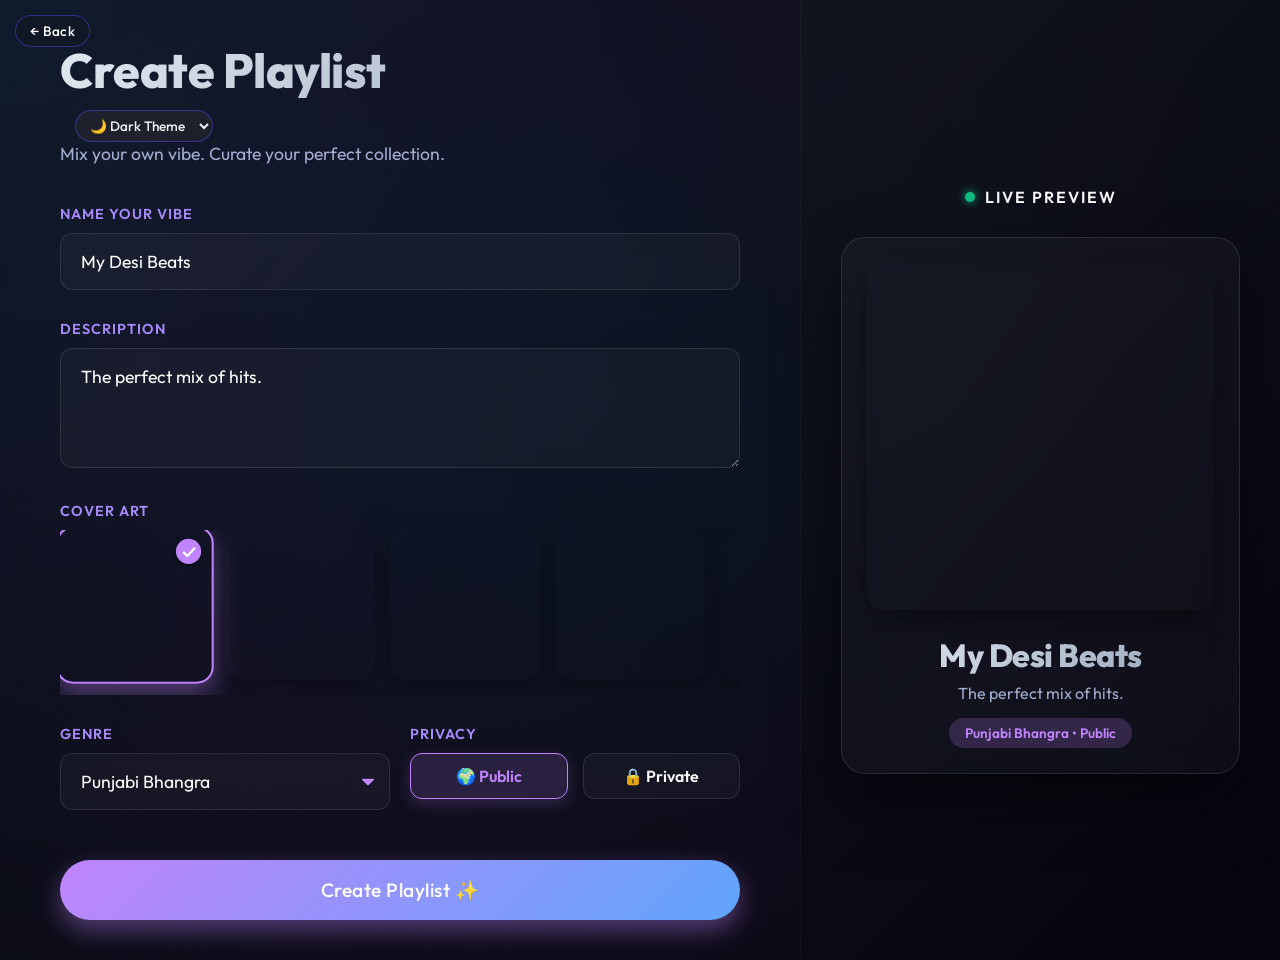
<file: createPlaylist.html>
<!DOCTYPE html>
<html lang="en">
<head>
    <meta charset="UTF-8">
    <meta name="viewport" content="width=device-width, initial-scale=1.0, user-scalable=yes">
    <title>Create Custom Playlist - Vibio</title>
    <link href="https://fonts.googleapis.com/css2?family=Outfit:wght@300;400;500;600;700;800&display=swap" rel="stylesheet">
    <style>
        * {
            margin: 0;
            padding: 0;
            box-sizing: border-box;
            font-family: 'Outfit', sans-serif;
        }

        body {
            background-color: #050510;
            color: #edeef2;
            min-height: 100vh;
            display: flex;
            flex-direction: column;
            overflow-x: hidden;
        }

        .split-layout {
            display: flex;
            flex: 1;
            width: 100%;
            max-width: 1600px;
            margin: 0 auto;
        }

        /* LEFT SIDE: Form */
        .form-side {
            flex: 1;
            padding: 40px 60px;
            max-width: 800px;
        }

        .header-title {
            font-size: 3rem;
            font-weight: 800;
            margin-bottom: 10px;
            background: linear-gradient(135deg, #c084fc, #60a5fa);
            -webkit-background-clip: text;
            background-clip: text;
            color: transparent;
        }
        
        .header-subtitle {
            color: var(--text-muted, #a2adcf);
            font-size: 1.1rem;
            margin-bottom: 40px;
        }

        .form-group {
            margin-bottom: 30px;
            position: relative;
        }

        .form-label {
            display: block;
            font-size: 0.9rem;
            font-weight: 600;
            margin-bottom: 10px;
            color: #a78bfa;
            text-transform: uppercase;
            letter-spacing: 1px;
        }

        .modern-input {
            width: 100%;
            background: var(--input-bg, rgba(255,255,255,0.03));
            border: 1px solid var(--border-color, rgba(255,255,255,0.1));
            color: var(--text-main, #fff);
            padding: 16px 20px;
            border-radius: 12px;
            font-size: 1.1rem;
            transition: all 0.3s ease;
            outline: none;
        }

        .modern-input:focus {
            border-color: #c084fc;
            box-shadow: 0 0 0 4px rgba(192, 132, 252, 0.1);
            background: rgba(255,255,255,0.05);
        }

        textarea.modern-input {
            min-height: 120px;
            resize: vertical;
        }

        /* Horizontal Scrolling Cover Selector */
        .cover-selector-scroll {
            display: flex;
            gap: 15px;
            overflow-x: auto;
            padding-bottom: 15px;
            scroll-snap-type: x mandatory;
        }

        .cover-selector-scroll::-webkit-scrollbar {
            height: 8px;
        }
        .cover-selector-scroll::-webkit-scrollbar-thumb {
            background: rgba(192, 132, 252, 0.5);
            border-radius: 10px;
        }

        .cover-option {
            width: 150px;
            height: 150px;
            flex-shrink: 0;
            border-radius: 16px;
            background-size: cover;
            background-position: center;
            cursor: pointer;
            scroll-snap-align: start;
            border: 2px solid transparent;
            transition: all 0.3s ease;
            box-shadow: 0 5px 15px rgba(0,0,0,0.3);
            position: relative;
        }

        .cover-option.selected {
            border-color: #c084fc;
            transform: scale(1.05);
            box-shadow: 0 10px 25px rgba(192, 132, 252, 0.4);
        }

        .cover-option.selected::after {
            content: '✓';
            position: absolute;
            top: 10px; right: 10px;
            background: #c084fc;
            color: #fff;
            width: 24px; height: 24px;
            border-radius: 50%;
            display: flex; align-items: center; justify-content: center;
            font-weight: bold;
            box-shadow: 0 2px 5px rgba(0,0,0,0.5);
        }

        /* Modern Select & Privacy Toggle */
        .modern-select {
            appearance: none;
            cursor: pointer;
            background-image: url("data:image/svg+xml;charset=US-ASCII,%3Csvg%20xmlns%3D%22http%3A%2F%2Fwww.w3.org%2F2000%2Fsvg%22%20width%3D%22292.4%22%20height%3D%22292.4%22%3E%3Cpath%20fill%3D%22%23c084fc%22%20d%3D%22M287%2069.4a17.6%2017.6%200%200%200-13-5.4H18.4c-5%200-9.3%201.8-12.9%205.4A17.6%2017.6%200%200%200%200%2082.2c0%205%201.8%209.3%205.4%2012.9l128%20127.9c3.6%203.6%207.8%205.4%2012.8%205.4s9.2-1.8%2012.8-5.4L287%2095c3.5-3.5%205.4-7.8%205.4-12.8%200-5-1.9-9.2-5.5-12.8z%22%2F%3E%3C%2Fsvg%3E");
            background-repeat: no-repeat;
            background-position: right 15px top 50%;
            background-size: 12px auto;
        }

        .privacy-toggles {
            display: flex;
            gap: 15px;
        }

        .privacy-btn {
            flex: 1;
            padding: 12px;
            background: var(--input-bg, rgba(255,255,255,0.03));
            border: 1px solid var(--border-color, rgba(255,255,255,0.1));
            border-radius: 12px;
            color: var(--text-muted);
            text-align: center;
            cursor: pointer;
            transition: all 0.3s;
            font-weight: 600;
        }

        .privacy-btn.active {
            background: rgba(192, 132, 252, 0.15);
            border-color: #c084fc;
            color: #c084fc;
            box-shadow: 0 5px 15px rgba(192, 132, 252, 0.2);
        }

        /* Action Buttons */
        .btn-create {
            width: 100%;
            background: var(--accent-gradient, linear-gradient(135deg, #c084fc, #60a5fa));
            color: #fff;
            border: none;
            padding: 18px;
            border-radius: 12px;
            font-size: 1.2rem;
            font-weight: 700;
            cursor: pointer;
            box-shadow: 0 10px 25px rgba(192, 132, 252, 0.4);
            transition: all 0.3s ease;
            margin-top: 20px;
        }

        .btn-create:hover {
            transform: translateY(-3px);
            box-shadow: 0 15px 35px rgba(192, 132, 252, 0.6);
        }

        /* RIGHT SIDE: Live Preview */
        .preview-side {
            flex: 1;
            background: linear-gradient(135deg, rgba(18,22,32,0.8), rgba(5,5,16,0.9));
            border-left: 1px solid rgba(255,255,255,0.05);
            padding: 40px;
            display: flex;
            align-items: center;
            justify-content: center;
            position: relative;
        }

        .preview-sticky {
            position: sticky;
            top: 100px;
            width: 100%;
            max-width: 450px;
        }

        .preview-label {
            text-align: center;
            color: var(--text-muted);
            font-weight: 600;
            letter-spacing: 2px;
            text-transform: uppercase;
            margin-bottom: 30px;
            display: flex;
            align-items: center;
            justify-content: center;
            gap: 10px;
        }

        .preview-label span {
            display: inline-block;
            width: 10px; height: 10px;
            background: #10b981;
            border-radius: 50%;
            box-shadow: 0 0 10px #10b981;
            animation: pulse 2s infinite;
        }

        @keyframes pulse {
            0% { box-shadow: 0 0 0 0 rgba(16, 185, 129, 0.7); }
            70% { box-shadow: 0 0 0 10px rgba(16, 185, 129, 0); }
            100% { box-shadow: 0 0 0 0 rgba(16, 185, 129, 0); }
        }

        /* The Live Preview Card */
        .preview-card {
            background: rgba(255,255,255,0.03);
            backdrop-filter: blur(20px);
            border: 1px solid rgba(255,255,255,0.1);
            border-radius: 24px;
            padding: 25px;
            box-shadow: 0 30px 60px rgba(0,0,0,0.5);
            text-align: center;
            transition: all 0.3s ease;
        }

        .preview-cover-img {
            width: 100%;
            aspect-ratio: 1/1;
            border-radius: 16px;
            background-image: url('https://images.pexels.com/photos/1124600/pexels-photo-1124600.jpeg?auto=compress&cs=tinysrgb&w=400&h=400&fit=crop');
            background-size: cover;
            background-position: center;
            margin-bottom: 25px;
            box-shadow: 0 15px 30px rgba(0,0,0,0.4);
            transition: background-image 0.4s ease;
        }

        .preview-name {
            font-size: 2rem;
            font-weight: 800;
            color: #fff;
            margin-bottom: 8px;
            word-wrap: break-word;
        }

        .preview-desc {
            font-size: 1rem;
            color: #a2adcf;
            margin-bottom: 15px;
            word-wrap: break-word;
            display: -webkit-box;
            -webkit-line-clamp: 2;
            -webkit-box-orient: vertical;
            overflow: hidden;
        }

        .preview-meta {
            display: inline-block;
            background: rgba(192, 132, 252, 0.2);
            color: #c084fc;
            padding: 6px 16px;
            border-radius: 20px;
            font-size: 0.85rem;
            font-weight: 600;
        }

        @media (max-width: 1000px) {
            .split-layout { flex-direction: column; }
            .preview-side { border-left: none; border-top: 1px solid rgba(255,255,255,0.05); }
            .preview-sticky { position: static; }
        }
        @media (max-width: 600px) {
            .form-side {
                padding: 20px;
            }
            .preview-side {
                padding: 20px;
            }
            .header-title {
                font-size: 2rem;
            }
            .privacy-toggles {
                flex-direction: column;
            }
        }
    </style>
    <link rel="stylesheet" href="theme.css">
</head>
<body>

    <div class="split-layout">
        <!-- Left Side: Form -->
        <div class="form-side">
            <h1 class="header-title">Create Playlist</h1>
            <p class="header-subtitle">Mix your own vibe. Curate your perfect collection.</p>

            <form id="create-playlist-form">
                <div class="form-group">
                    <label class="form-label">Name your vibe</label>
                    <input type="text" id="p-name" class="modern-input" placeholder="e.g., Midnight Drive, Punjabi Power..." value="My Desi Beats" required>
                </div>

                <div class="form-group">
                    <label class="form-label">Description</label>
                    <textarea id="p-desc" class="modern-input" placeholder="What's the vibe?">The perfect mix of hits.</textarea>
                </div>

                <div class="form-group">
                    <label class="form-label">Cover Art</label>
                    <div class="cover-selector-scroll">
                        <div class="cover-option selected" data-url="https://images.pexels.com/photos/1124600/pexels-photo-1124600.jpeg?auto=compress&cs=tinysrgb&w=400&h=400&fit=crop" style="background-image: url('https://images.pexels.com/photos/1124600/pexels-photo-1124600.jpeg?auto=compress&cs=tinysrgb&w=200&h=200&fit=crop');"></div>
                        
                        <div class="cover-option" data-url="https://images.pexels.com/photos/1389429/pexels-photo-1389429.jpeg?auto=compress&cs=tinysrgb&w=400&h=400&fit=crop" style="background-image: url('https://images.pexels.com/photos/1389429/pexels-photo-1389429.jpeg?auto=compress&cs=tinysrgb&w=200&h=200&fit=crop');"></div>
                        
                        <div class="cover-option" data-url="https://images.pexels.com/photos/1457075/pexels-photo-1457075.jpeg?auto=compress&cs=tinysrgb&w=400&h=400&fit=crop" style="background-image: url('https://images.pexels.com/photos/1457075/pexels-photo-1457075.jpeg?auto=compress&cs=tinysrgb&w=200&h=200&fit=crop');"></div>
                        
                        <div class="cover-option" data-url="https://marketplace.canva.com/EAGYFQxnznA/2/0/1600w/canva-pink-and-beige-gradient-retro-record-nostalgic-playlist-cover-SSPNk3f3w4k.jpg" style="background-image: url('https://marketplace.canva.com/EAGYFQxnznA/2/0/1600w/canva-pink-and-beige-gradient-retro-record-nostalgic-playlist-cover-SSPNk3f3w4k.jpg');"></div>
                        
                        <div class="cover-option" data-url="https://images.pexels.com/photos/1337753/pexels-photo-1337753.jpeg?auto=compress&cs=tinysrgb&w=400&h=400&fit=crop" style="background-image: url('https://images.pexels.com/photos/1337753/pexels-photo-1337753.jpeg?auto=compress&cs=tinysrgb&w=200&h=200&fit=crop');"></div>
                    </div>
                </div>

                <div style="display: flex; gap: 20px; margin-bottom: 30px;">
                    <div class="form-group" style="flex: 1; margin-bottom: 0;">
                        <label class="form-label">Genre</label>
                        <select id="p-genre" class="modern-input modern-select">
                            <option>Punjabi Bhangra</option>
                            <option>Haryanvi Folk</option>
                            <option>Desi Hip Hop</option>
                            <option>Bollywood</option>
                            <option>Mixed</option>
                        </select>
                    </div>
                    
                    <div class="form-group" style="flex: 1; margin-bottom: 0;">
                        <label class="form-label">Privacy</label>
                        <div class="privacy-toggles">
                            <div class="privacy-btn active" data-val="Public">🌍 Public</div>
                            <div class="privacy-btn" data-val="Private">🔒 Private</div>
                        </div>
                    </div>
                </div>

                <button type="submit" class="btn-create">Create Playlist ✨</button>
            </form>
        </div>

        <!-- Right Side: Live Preview -->
        <div class="preview-side">
            <div class="preview-sticky">
                <div class="preview-label">
                    <span></span> LIVE PREVIEW
                </div>
                
                <div class="preview-card">
                    <div class="preview-cover-img" id="prev-img"></div>
                    <h2 class="preview-name" id="prev-name">My Desi Beats</h2>
                    <p class="preview-desc" id="prev-desc">The perfect mix of hits.</p>
                    <div class="preview-meta" id="prev-meta">Punjabi Bhangra • Public</div>
                </div>
            </div>
        </div>
    </div>

    <!-- Scripts -->
    <script src="theme.js"></script>
    <script src="playlist_manager.js"></script>
    <script>
        document.addEventListener('DOMContentLoaded', () => {
            // Live Preview Elements
            const pName = document.getElementById('p-name');
            const pDesc = document.getElementById('p-desc');
            const pGenre = document.getElementById('p-genre');
            
            const prevName = document.getElementById('prev-name');
            const prevDesc = document.getElementById('prev-desc');
            const prevMeta = document.getElementById('prev-meta');
            const prevImg = document.getElementById('prev-img');

            let currentPrivacy = 'Public';
            let currentCover = document.querySelector('.cover-option.selected').getAttribute('data-url');

            // Update Preview Function
            const updatePreview = () => {
                prevName.textContent = pName.value || 'Untitled Playlist';
                prevDesc.textContent = pDesc.value || 'No description';
                prevMeta.textContent = `${pGenre.value} • ${currentPrivacy}`;
                prevImg.style.backgroundImage = `url('${currentCover}')`;
            };

            // Event Listeners for Live Preview
            pName.addEventListener('input', updatePreview);
            pDesc.addEventListener('input', updatePreview);
            pGenre.addEventListener('change', updatePreview);

            // Cover Selector Logic
            const coverOptions = document.querySelectorAll('.cover-option');
            coverOptions.forEach(opt => {
                opt.addEventListener('click', () => {
                    coverOptions.forEach(o => o.classList.remove('selected'));
                    opt.classList.add('selected');
                    currentCover = opt.getAttribute('data-url');
                    updatePreview();
                });
            });

            // Privacy Toggle Logic
            const privacyBtns = document.querySelectorAll('.privacy-btn');
            privacyBtns.forEach(btn => {
                btn.addEventListener('click', () => {
                    privacyBtns.forEach(b => b.classList.remove('active'));
                    btn.classList.add('active');
                    currentPrivacy = btn.getAttribute('data-val');
                    updatePreview();
                });
            });

            // Form Submit Logic
            document.getElementById('create-playlist-form').addEventListener('submit', (e) => {
                e.preventDefault();
                if(window.PlaylistManager) {
                    PlaylistManager.createPlaylist(pName.value, pDesc.value, currentCover, currentPrivacy, pGenre.value);
                    window.location.href = 'Playlist.html';
                }
            });
            
            // Initial call to set up preview
            updatePreview();
        });
    </script>
</body>
</html>
</file>
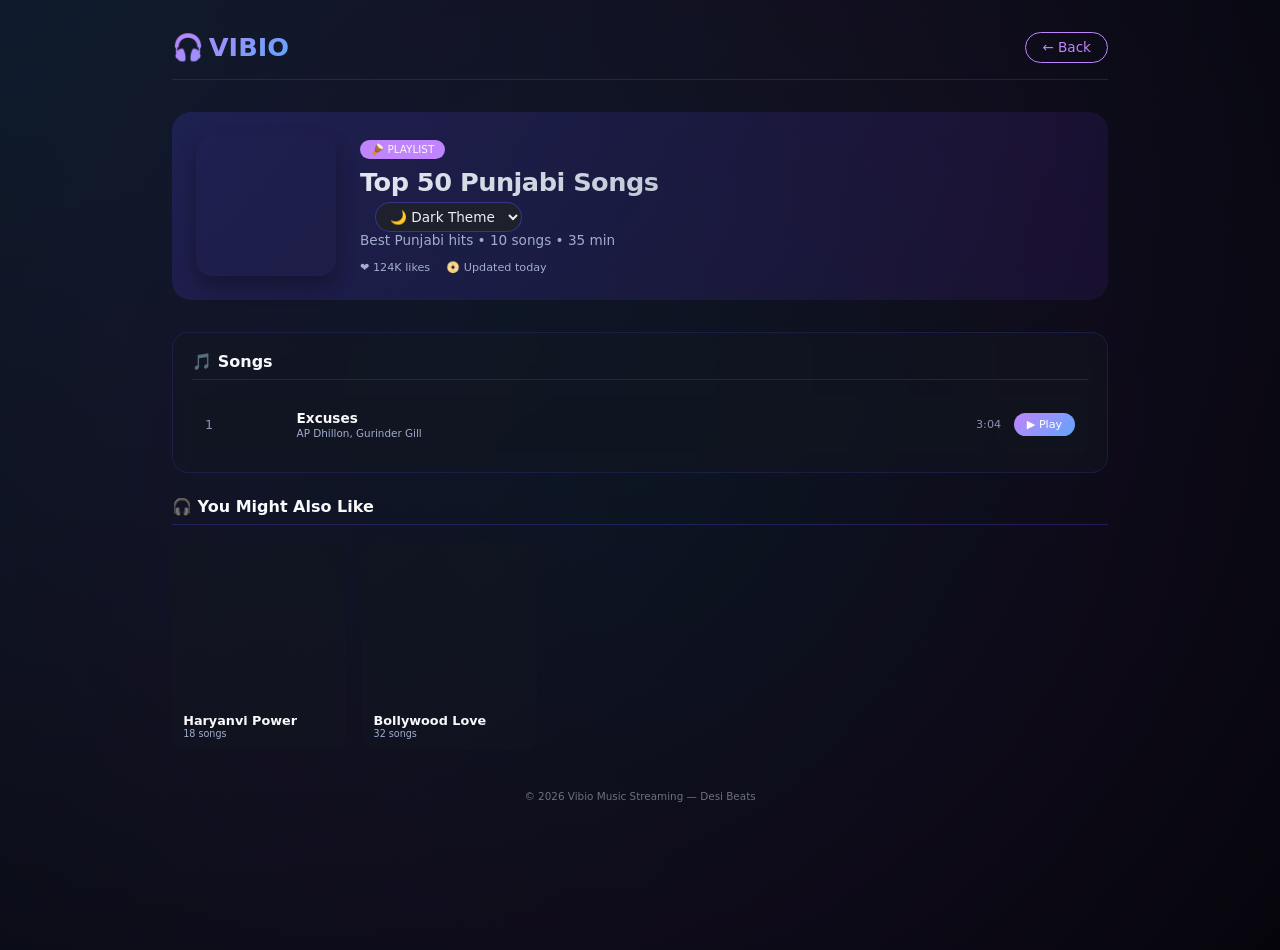
<file: InsidePlaylist.html>
<!DOCTYPE html>
<html lang="en">
<head>
    <meta charset="UTF-8">
    <meta name="viewport" content="width=device-width, initial-scale=1.0, user-scalable=yes">
    <title>Vibio - Punjabi Bhangra Mix</title>
    
    <!-- Favicon -->
    <link rel="icon" type="image/svg+xml" href="data:image/svg+xml,%3Csvg xmlns='http://www.w3.org/2000/svg' viewBox='0 0 100 100'%3E%3Crect width='100' height='100' fill='%230a0c12'/%3E%3Cpath d='M40 70 L40 30 L70 25 L70 55' stroke='%23c084fc' stroke-width='6' fill='none' stroke-linecap='round'/%3E%3Ccircle cx='35' cy='72' r='8' fill='%2360a5fa'/%3E%3Ccircle cx='65' cy='58' r='8' fill='%23f59e0b'/%3E%3C/svg%3E">
    
    <style>
        * {
            margin: 0;
            padding: 0;
            box-sizing: border-box;
        }

        body {
            background: radial-gradient(circle at 20% 30%, #0a0c12, #030507);
            font-family: 'Inter', system-ui, -apple-system, 'Segoe UI', Roboto, Helvetica, sans-serif;
            color: #edeef2;
            min-height: 100vh;
            padding-bottom: 100px;
        }

        .container {
            max-width: 1000px;
            margin: 0 auto;
            padding: 2rem;
        }

        /* Header */
        .header {
            display: flex;
            justify-content: space-between;
            align-items: center;
            flex-wrap: wrap;
            gap: 1rem;
            margin-bottom: 2rem;
            padding-bottom: 1rem;
            border-bottom: 1px solid rgba(79, 70, 229, 0.3);
        }

        .logo {
            font-size: 1.6rem;
            font-weight: 800;
            background: linear-gradient(135deg, #c084fc, #60a5fa);
            -webkit-background-clip: text;
            background-clip: text;
            color: transparent;
            display: flex;
            align-items: center;
            gap: 0.3rem;
            text-decoration: none;
        }

        .back-btn {
            background: transparent;
            border: 1px solid #c084fc;
            padding: 0.4rem 1rem;
            border-radius: 40px;
            color: #c084fc;
            font-size: 0.85rem;
            cursor: pointer;
            transition: all 0.3s ease;
            text-decoration: none;
            display: inline-block;
        }

        .back-btn:hover {
            background: #c084fc;
            color: white;
        }

        /* Playlist Hero */
        .hero {
            background: linear-gradient(135deg, rgba(79,70,229,0.2), rgba(124,58,237,0.1));
            border-radius: 1.2rem;
            padding: 1.5rem;
            margin-bottom: 2rem;
            display: flex;
            gap: 1.5rem;
            flex-wrap: wrap;
            align-items: center;
        }

        .cover {
            width: 140px;
            height: 140px;
            border-radius: 1rem;
            background-size: cover;
            background-position: center;
            box-shadow: 0 10px 20px rgba(0,0,0,0.3);
        }

        .info {
            flex: 1;
        }

        .badge {
            background: #c084fc;
            padding: 0.2rem 0.7rem;
            border-radius: 20px;
            font-size: 0.65rem;
            display: inline-block;
            margin-bottom: 0.5rem;
        }

        .info h1 {
            font-size: 1.6rem;
            margin-bottom: 0.3rem;
        }

        .info p {
            color: #a2adcf;
            font-size: 0.85rem;
            margin-bottom: 0.8rem;
        }

        .stats {
            display: flex;
            gap: 1rem;
            font-size: 0.7rem;
            color: #a2adcf;
        }

        /* Songs Section */
        .songs-section {
            background: rgba(18, 22, 32, 0.5);
            backdrop-filter: blur(4px);
            border-radius: 1rem;
            padding: 1.2rem;
            border: 1px solid rgba(79, 70, 229, 0.2);
        }

        .section-title {
            font-size: 1rem;
            font-weight: 600;
            margin-bottom: 1rem;
            padding-bottom: 0.5rem;
            border-bottom: 1px solid rgba(79, 70, 229, 0.3);
        }

        /* Song List */
        .song-list {
            display: flex;
            flex-direction: column;
            gap: 0.3rem;
        }

        .song-item {
            display: flex;
            align-items: center;
            gap: 0.8rem;
            padding: 0.6rem 0.8rem;
            background: rgba(18, 22, 32, 0.4);
            border-radius: 0.6rem;
            transition: all 0.2s ease;
        }

        .song-item:hover {
            background: rgba(79, 70, 229, 0.2);
        }

        .song-number {
            width: 28px;
            color: #8b92b0;
            font-size: 0.8rem;
            font-weight: 500;
        }

        .song-cover, .song-thumb {
            width: 38px;
            height: 38px;
            border-radius: 0.4rem;
            background-size: cover;
            background-position: center;
        }

        .song-details, .song-info-text {
            flex: 1;
        }

        .song-details h4, .song-title-text {
            font-size: 0.85rem;
            font-weight: 600;
            margin-bottom: 0.1rem;
        }

        .song-details p, .song-artist-text {
            font-size: 0.65rem;
            color: #a2adcf;
        }

        .song-duration {
            font-size: 0.7rem;
            color: #8b92b0;
            min-width: 45px;
            text-align: right;
        }

        /* Play Button - Simple Link to Audio Player */
        .play-link {
            background: linear-gradient(135deg, #c084fc, #60a5fa);
            color: white;
            text-decoration: none;
            padding: 0.3rem 0.8rem;
            border-radius: 30px;
            font-size: 0.7rem;
            font-weight: 500;
            transition: all 0.2s ease;
            display: inline-flex;
            align-items: center;
            gap: 0.3rem;
        }

        .play-link:hover {
            transform: scale(1.05);
            box-shadow: 0 0 10px rgba(192, 132, 252, 0.5);
        }

        /* Now Playing Bar - Spotify Style */
        .now-playing {
            position: fixed;
            bottom: 0;
            left: 0;
            right: 0;
            background: rgba(10, 12, 18, 0.98);
            backdrop-filter: blur(12px);
            border-top: 1px solid #c084fc;
            padding: 0.6rem 2rem;
            z-index: 100;
        }

        .player-container {
            max-width: 1000px;
            margin: 0 auto;
            display: flex;
            align-items: center;
            justify-content: space-between;
            gap: 1rem;
            flex-wrap: wrap;
        }

        .track-info {
            display: flex;
            align-items: center;
            gap: 0.8rem;
            min-width: 180px;
        }

        .track-art {
            width: 40px;
            height: 40px;
            border-radius: 0.4rem;
            background-size: cover;
            background-position: center;
        }

        .track-details h4 {
            font-size: 0.8rem;
            font-weight: 600;
        }

        .track-details p {
            font-size: 0.6rem;
            color: #a2adcf;
        }

        .audio-player {
            flex: 1;
            max-width: 400px;
        }

        .audio-player audio {
            width: 100%;
            height: 36px;
        }

        audio::-webkit-media-controls-panel {
            background-color: #1e1f2e;
        }
        
        audio::-webkit-media-controls-play-button {
            background-color: #c084fc;
            border-radius: 50%;
        }
        
        audio::-webkit-media-controls-current-time-display,
        audio::-webkit-media-controls-time-remaining-display {
            color: white;
            font-size: 0.7rem;
        }

        .song-actions {
            display: flex;
            align-items: center;
            gap: 10px;
        }

        @media (max-width: 768px) {
            .container { padding: 1rem; }
            .hero { flex-direction: column; text-align: center; }
            .stats { justify-content: center; }
            .now-playing { padding: 0.6rem 1rem; }
            .player-container { flex-direction: column; gap: 0.5rem; }
            .track-info { width: 100%; justify-content: center; }
            .audio-player { width: 100%; max-width: 100%; }
        }
        @media (max-width: 600px) {
            .song-item {
                flex-wrap: wrap;
            }
            .song-actions {
                width: 100%;
                justify-content: flex-end;
            }
            .header {
                flex-direction: column;
            }
        }
    </style>
    <link rel="stylesheet" href="theme.css">
</head>
<body>
    <div class="container">
        <!-- Header -->
        <div class="header">
            <a href="index.html" class="logo">
                <span>🎧</span> VIBIO
            </a>
            <a href="Playlist.html" class="back-btn">← Back</a>
        </div>

        <!-- Playlist Hero -->
        <div class="hero">
            <div class="cover" style="background-image: url('https://i1.sndcdn.com/artworks-Opev8u0PedWuKJ3N-OMCSEA-t500x500.jpg');"></div>
            <div class="info">
                <span class="badge">🪘 PLAYLIST</span>
                <h1>Top 50 Punjabi Songs</h1>
                <p class="playlist-description">Best Punjabi hits • 10 songs • 35 min</p>
                <div class="stats playlist-meta">
                    <span>❤️ 124K likes</span>
                    <span>📀 Updated today</span>
                </div>
            </div>
        </div>

        <!-- Songs Section -->
        <div class="songs-section">
            <div class="section-title">🎵 Songs</div>
            <div class="song-list">
                <!-- Songs will be injected here if a custom playlist is viewed -->
                <div class="song-item">
                    <div class="song-number">1</div>
                    <div class="song-cover" style="background-image: url('https://i.ytimg.com/vi/x18b0D8sTwo/maxresdefault.jpg');"></div>
                    <div class="song-details">
                        <h4>Excuses</h4>
                        <p>AP Dhillon, Gurinder Gill</p>
                    </div>
                    <div class="song-duration">3:04</div>
                    <a href="#" class="play-link">▶ Play</a>
                </div>
                <!-- ... more hardcoded songs for default view ... -->
            </div>
        </div>

        <!-- Recommended Playlists -->
        <div class="section-title" style="margin-top: 1.5rem;">🎧 You Might Also Like</div>
        <div style="display: grid; grid-template-columns: repeat(auto-fill, minmax(160px, 1fr)); gap: 1rem;">
            <div style="background: rgba(18, 22, 32, 0.5); border-radius: 0.8rem; padding: 0.7rem; transition: all 0.2s ease;">
                <div style="width: 100%; aspect-ratio: 1; border-radius: 0.6rem; background-image: url('https://images.pexels.com/photos/1389429/pexels-photo-1389429.jpeg?auto=compress&cs=tinysrgb&w=150&h=150&fit=crop'); background-size: cover; margin-bottom: 0.5rem;"></div>
                <h4 style="font-size: 0.8rem;">Haryanvi Power</h4>
                <p style="font-size: 0.6rem; color: #a2adcf;">18 songs</p>
            </div>
            <div style="background: rgba(18, 22, 32, 0.5); border-radius: 0.8rem; padding: 0.7rem; transition: all 0.2s ease;">
                <div style="width: 100%; aspect-ratio: 1; border-radius: 0.6rem; background-image: url('https://images.pexels.com/photos/207648/pexels-photo-207648.jpeg?auto=compress&cs=tinysrgb&w=150&h=150&fit=crop'); background-size: cover; margin-bottom: 0.5rem;"></div>
                <h4 style="font-size: 0.8rem;">Bollywood Love</h4>
                <p style="font-size: 0.6rem; color: #a2adcf;">32 songs</p>
            </div>
        </div>

        <!-- Footer -->
        <div style="margin-top: 1.5rem; text-align: center; font-size: 0.65rem; color: #6b7280; padding: 1rem 0;">
            <p>© 2026 Vibio Music Streaming — Desi Beats</p>
        </div>
    </div>


    <script src="theme.js"></script>
    <script src="playlist_manager.js"></script>
    <script>
        document.addEventListener('DOMContentLoaded', () => {
            const urlParams = new URLSearchParams(window.location.search);
            const playlistId = urlParams.get('id');
            
            if(playlistId && window.PlaylistManager) {
                const playlist = PlaylistManager.getPlaylistById(playlistId);
                
                if(playlist) {
                    // Update Header
                    const headerImg = document.querySelector('.cover');
                    if(headerImg) headerImg.style.backgroundImage = `url('${playlist.coverUrl}')`;
                    
                    const title = document.querySelector('.info h1');
                    if(title) title.textContent = playlist.name;
                    
                    const desc = document.querySelector('.playlist-description');
                    if(desc) desc.textContent = playlist.description || 'Custom playlist';
                    
                    const meta = document.querySelector('.playlist-meta');
                    if(meta) meta.innerHTML = `<span>By You</span> • <span>${playlist.songs.length} songs</span> • <span>${playlist.genre}</span>`;
                    
                    // Render Songs
                    const songList = document.querySelector('.song-list');
                    if(songList) {
                        songList.innerHTML = ''; // Clear default songs
                        
                        if(playlist.songs.length === 0) {
                            songList.innerHTML = '<div style="padding: 3rem; text-align: center; color: #a2adcf;">No songs yet. Search for hits and add them! 🎵</div>';
                        } else {
                            playlist.songs.forEach((song, index) => {
                                const songHtml = `
                                    <div class="song-item">
                                        <div class="song-number">${index + 1}</div>
                                        <div class="song-thumb" style="background-image: url('${song.artworkUrl100}');"></div>
                                        <div class="song-details">
                                            <div class="song-title-text">${song.trackName}</div>
                                            <div class="song-artist-text">${song.artistName}</div>
                                        </div>
                                        <div class="song-actions">
                                            <audio controls preload="none" style="height: 30px; width: 140px;">
                                                <source src="${song.previewUrl}" type="audio/mpeg">
                                            </audio>
                                            <button class="remove-song-btn" data-url="${song.previewUrl}" style="background:transparent; border:none; color:#ef4444; font-size:1.1rem; cursor:pointer;" title="Remove song">✖</button>
                                        </div>
                                    </div>
                                `;
                                songList.insertAdjacentHTML('beforeend', songHtml);
                            });
                            
                            // Handle Remove Song
                            document.querySelectorAll('.remove-song-btn').forEach(btn => {
                                btn.addEventListener('click', (e) => {
                                    e.stopPropagation();
                                    const url = e.currentTarget.getAttribute('data-url');
                                    if(confirm('Remove this song from playlist?')) {
                                        PlaylistManager.removeSong(playlistId, url);
                                        window.location.reload(); 
                                    }
                                });
                            });
                        }
                    }
                }
            }
        });
    </script>
</body>
</html>
</file>
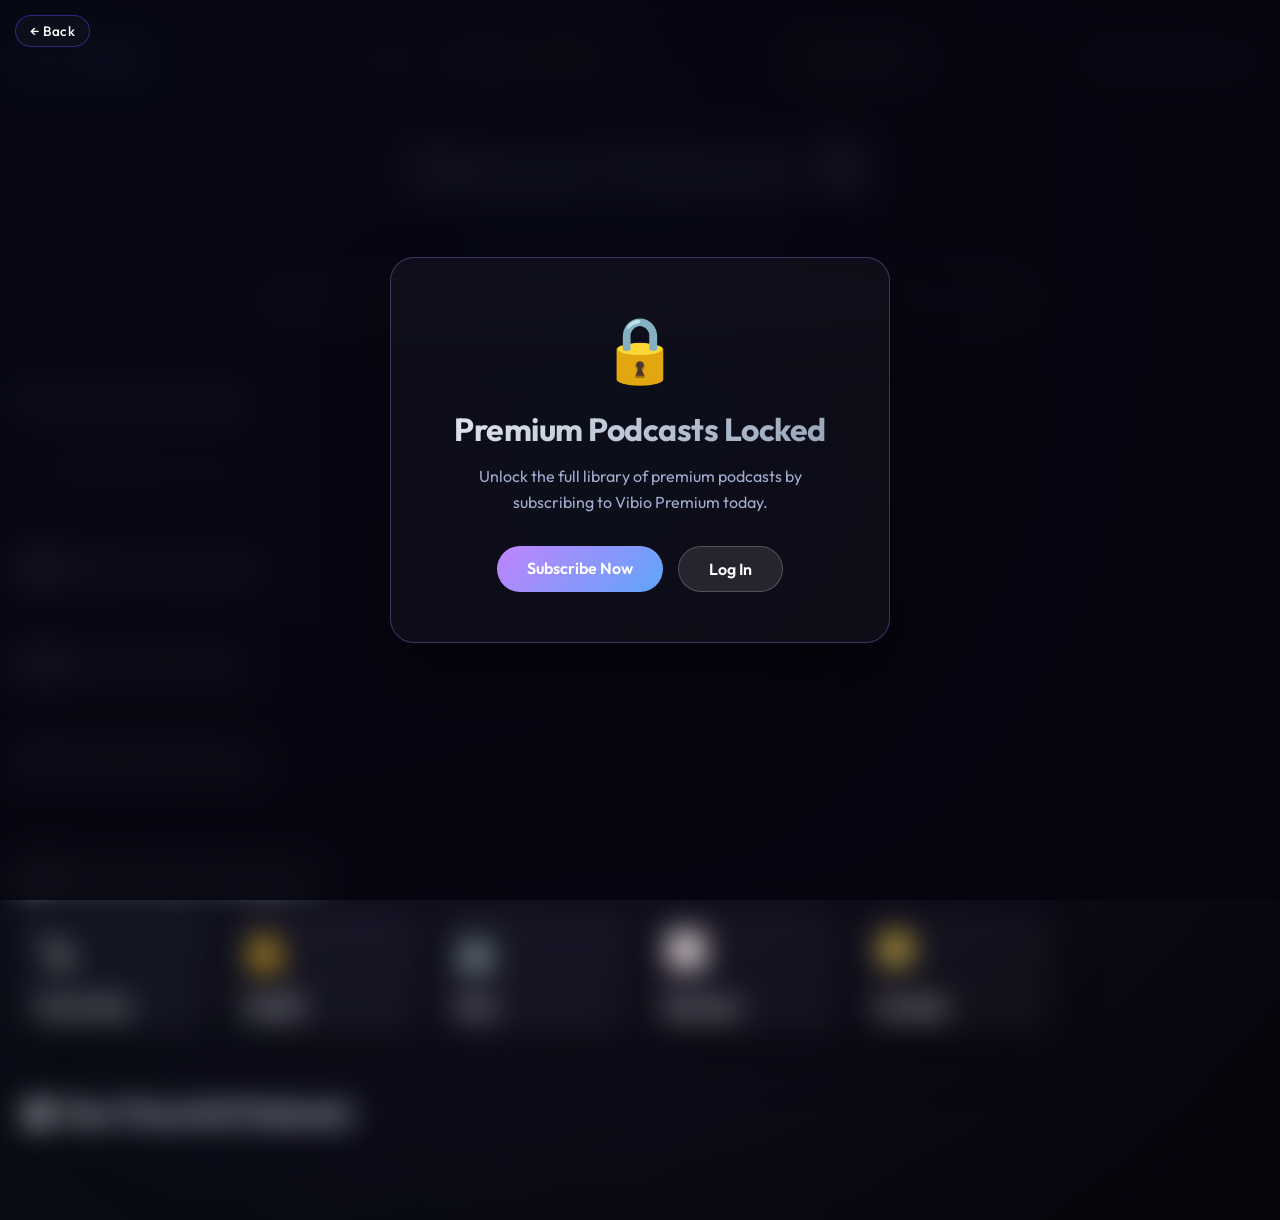
<file: MemberPodcasts.html>
<!DOCTYPE html>
<html lang="en">
<head>
    <meta charset="UTF-8">
    <meta name="viewport" content="width=device-width, initial-scale=1.0">
    <title>Creator Space - Vibio</title>
    <link href="https://fonts.googleapis.com/css2?family=Outfit:wght@300;400;500;600;700;800&display=swap" rel="stylesheet">
    <link rel="stylesheet" href="theme.css">
    <link rel="stylesheet" href="search.css">
    <style>
        body {
            background: #050510;
            color: #edeef2;
            min-height: 100vh;
        }
        .app-container {
            max-width: 1200px;
            margin: 0 auto;
            padding: 40px 20px;
        }
        .creator-banner {
            background: linear-gradient(135deg, rgba(192, 132, 252, 0.1), rgba(96, 165, 250, 0.1));
            border-radius: 30px;
            padding: 40px;
            display: flex;
            align-items: center;
            gap: 30px;
            margin-bottom: 50px;
            border: 1px solid rgba(255,255,255,0.05);
        }
        .creator-img {
            width: 150px;
            height: 150px;
            border-radius: 20px;
            object-fit: cover;
            box-shadow: 0 15px 30px rgba(0,0,0,0.5);
        }
        .creator-details h1 {
            font-size: 3rem;
            margin-bottom: 10px;
            background: linear-gradient(135deg, #fff, #c084fc);
            -webkit-background-clip: text;
            -webkit-text-fill-color: transparent;
        }
        .creator-details p {
            color: #a2adcf;
            font-size: 1.1rem;
        }
        .episode-grid {
            display: grid;
            grid-template-columns: repeat(auto-fill, minmax(280px, 1fr));
            gap: 25px;
        }
        .podcast-card {
            background: rgba(255,255,255,0.03);
            border: 1px solid rgba(255,255,255,0.05);
            border-radius: 20px;
            padding: 15px;
            transition: all 0.3s;
            cursor: pointer;
            position: relative;
        }
        .podcast-card:hover {
            transform: translateY(-5px);
            background: rgba(255,255,255,0.06);
            border-color: rgba(192, 132, 252, 0.3);
        }
        .podcast-cover {
            width: 100%;
            aspect-ratio: 1/1;
            border-radius: 12px;
            margin-bottom: 15px;
            background-size: cover;
            background-position: center;
        }
        .play-overlay {
            position: absolute;
            top: 15px; left: 15px; right: 15px; height: 280px; /* Adjust based on aspect-ratio */
            background: rgba(0,0,0,0.4);
            display: flex; align-items: center; justify-content: center;
            border-radius: 12px;
            opacity: 0;
            transition: 0.2s;
            font-size: 3rem;
        }
        .podcast-card:hover .play-overlay { opacity: 1; }
        
        .back-btn {
            display: inline-flex;
            align-items: center;
            gap: 8px;
            color: #c084fc;
            text-decoration: none;
            margin-bottom: 30px;
            font-weight: 600;
        }

        @media (max-width: 850px) {
            .creator-banner {
                flex-direction: column;
                text-align: center;
                padding: 30px 20px;
            }
            .creator-details h1 {
                font-size: 2rem;
            }
        }
        @media (max-width: 600px) {
            .episode-grid {
                grid-template-columns: repeat(auto-fill, minmax(150px, 1fr));
            }
            #podcast-audio-player {
                padding: 10px !important;
                flex-wrap: wrap;
                justify-content: center;
                text-align: center;
            }
            #pod-audio-controls {
                width: 100%;
            }
        }
    </style>
</head>
<body>

    <div class="app-container">
        <a href="Podcasts.html" class="back-btn">← Back to Podcasts</a>
        
        <div class="creator-banner">
            <img id="creator-img" src="" alt="Creator" class="creator-img">
            <div class="creator-details">
                <h1 id="creator-name">Loading...</h1>
                <p id="creator-bio">Featured Creator episodes on Vibio Premium</p>
            </div>
        </div>

        <h2 style="margin-bottom: 30px;">Recent Episodes</h2>
        <div id="episode-grid" class="episode-grid">
            <!-- Loading state -->
            <div style="color: #a2adcf;">Fetching latest episodes...</div>
        </div>
    </div>

    <script src="podcast_manager.js"></script>
    <script>
        document.addEventListener('DOMContentLoaded', async () => {
            const params = new URLSearchParams(window.location.search);
            const creator = params.get('creator');
            
            if (!creator) {
                window.location.href = 'Podcasts.html';
                return;
            }

            document.getElementById('creator-name').textContent = creator;
            document.title = `${creator} - Vibio Podcasts`;

            // Setup Player (Copied premium player from podcast_search.js)
            const playerHtml = `
                <div id="podcast-audio-player" style="position: fixed; bottom: -150px; left: 50%; transform: translateX(-50%); background: rgba(18,22,32,0.95); backdrop-filter: blur(25px); border: 1px solid rgba(192, 132, 252, 0.5); border-radius: 30px; padding: 15px 25px; display: flex; align-items: center; gap: 20px; z-index: 10000; transition: bottom 0.5s cubic-bezier(0.175, 0.885, 0.32, 1.275); box-shadow: 0 20px 50px rgba(0,0,0,0.6); width: 95%; max-width: 800px;">
                    <img id="pod-audio-img" src="" style="width: 60px; height: 60px; border-radius: 12px; object-fit: cover; box-shadow: 0 5px 15px rgba(0,0,0,0.4);">
                    <div style="flex: 0 1 200px; min-width: 150px;">
                        <div id="pod-audio-title" style="font-weight: 700; color: #fff; font-size: 1rem; white-space: nowrap; overflow: hidden; text-overflow: ellipsis;">Title</div>
                        <div id="pod-audio-artist" style="color: #c084fc; font-size: 0.8rem; white-space: nowrap; overflow: hidden; text-overflow: ellipsis;">Artist</div>
                    </div>
                    <div id="pod-audio-controls" style="flex: 1; display: flex; align-items: center; gap: 15px;">
                        <button id="pod-play-pause" style="background: linear-gradient(135deg, #c084fc, #60a5fa); border: none; width: 45px; height: 45px; border-radius: 50%; color: white; font-size: 1.2rem; cursor: pointer; display: flex; align-items: center; justify-content: center; flex-shrink: 0;">▶</button>
                        <div style="flex: 1; display: flex; align-items: center; gap: 10px;">
                            <span id="pod-current-time" style="font-size: 0.75rem; color: #a2adcf; min-width: 35px;">0:00</span>
                            <input type="range" id="pod-seek-slider" value="0" max="100" style="flex: 1; -webkit-appearance: none; height: 6px; background: rgba(255, 255, 255, 0.1); border-radius: 3px; outline: none; cursor: pointer;">
                            <span id="pod-total-duration" style="font-size: 0.75rem; color: #a2adcf; min-width: 35px;">0:00</span>
                        </div>
                    </div>
                    <audio id="pod-audio-element"></audio>
                    <button id="pod-audio-close" style="background: transparent; border: none; color: #ef4444; font-size: 1.5rem; cursor: pointer;">✖</button>
                </div>
            `;
            document.body.insertAdjacentHTML('beforeend', playerHtml);

            const player = document.getElementById('podcast-audio-player');
            const audio = document.getElementById('pod-audio-element');
            const playPauseBtn = document.getElementById('pod-play-pause');
            const seekSlider = document.getElementById('pod-seek-slider');
            const currentTimeText = document.getElementById('pod-current-time');
            const durationText = document.getElementById('pod-total-duration');
            
            function formatTime(s) {
                if (isNaN(s)) return "0:00";
                const m = Math.floor(s/60);
                const sc = Math.floor(s%60);
                return `${m}:${sc < 10 ? '0' : ''}${sc}`;
            }

            audio.addEventListener('timeupdate', () => {
                if(!seekSlider.classList.contains('seeking')) {
                    seekSlider.value = audio.currentTime;
                    currentTimeText.textContent = formatTime(audio.currentTime);
                    const p = (audio.currentTime / audio.duration) * 100;
                    seekSlider.style.background = `linear-gradient(to right, #c084fc ${p}%, rgba(255,255,255,0.1) ${p}%)`;
                }
            });

            audio.addEventListener('loadedmetadata', () => {
                seekSlider.max = audio.duration;
                durationText.textContent = formatTime(audio.duration);
            });

            playPauseBtn.addEventListener('click', () => {
                if(audio.paused) {
                    if (audio.src) audio.play().catch(e => console.log("Playback failed"));
                } else {
                    audio.pause();
                }
            });

            audio.addEventListener('play', () => {
                playPauseBtn.textContent = '⏸';
                playPauseBtn.style.background = 'linear-gradient(135deg, #ef4444, #f87171)'; // Change color when playing
            });

            audio.addEventListener('pause', () => {
                playPauseBtn.textContent = '▶';
                playPauseBtn.style.background = 'linear-gradient(135deg, #c084fc, #60a5fa)';
            });

            audio.addEventListener('waiting', () => {
                playPauseBtn.textContent = '⏳';
            });

            audio.addEventListener('playing', () => {
                playPauseBtn.textContent = '⏸';
            });

            document.getElementById('pod-audio-close').onclick = () => {
                audio.pause();
                player.style.bottom = '-150px';
            };

            // Fetch Episodes
            try {
                const response = await fetch(`https://itunes.apple.com/search?term=${encodeURIComponent(creator)}&entity=podcastEpisode&limit=15`);
                const data = await response.json();
                const grid = document.getElementById('episode-grid');
                grid.innerHTML = '';

                if (data.results.length > 0) {
                    // Set the banner image to the highest quality creator artwork
                    document.getElementById('creator-img').src = data.results[0].artworkUrl600 || data.results[0].artworkUrl100;
                    
                    data.results.forEach(ep => {
                        const isFav = window.PodcastManager.isFavorite(ep.trackId || ep.collectionId);
                        const card = document.createElement('div');
                        card.className = 'podcast-card';
                        card.innerHTML = `
                            <div class="podcast-cover" style="background-image: url('${ep.artworkUrl600 || ep.artworkUrl160}');">
                                <div class="play-overlay">▶</div>
                            </div>
                            <div class="podcast-info">
                                <h3 title="${ep.trackName}">${ep.trackName}</h3>
                                <p>${ep.collectionName}</p>
                            </div>
                            <button class="fav-btn ${isFav ? 'active' : ''}" 
                                    style="width: 100%; padding: 8px; border-radius: 8px; border: 1px solid rgba(255,255,255,0.1); background: rgba(255,255,255,0.05); color: #fff; cursor: pointer; font-weight: 600; margin-top: 10px; transition: all 0.2s;"
                                    onclick="event.stopPropagation(); toggleEpisodeFavorite(this, ${JSON.stringify(ep).replace(/"/g, '&quot;')})">
                                ${isFav ? '❤️ Favorited' : '🤍 Favorite'}
                            </button>
                        `;

                        card.onclick = () => {
                            const highResImg = ep.artworkUrl600 || ep.artworkUrl100;
                            document.getElementById('pod-audio-img').src = highResImg;
                            document.getElementById('pod-audio-title').textContent = ep.trackName;
                            document.getElementById('pod-audio-artist').textContent = ep.collectionName;
                            
                            // Reset slider
                            seekSlider.value = 0;
                            seekSlider.style.background = `rgba(255, 255, 255, 0.1)`;
                            
                            audio.src = ep.episodeUrl || ep.previewUrl;
                            player.style.bottom = '30px';
                            audio.play().catch(e => {
                                playPauseBtn.textContent = '▶';
                            });
                        };
                        grid.appendChild(card);
                    });
                } else {
                    grid.innerHTML = '<div style="color: #a2adcf; padding: 40px; text-align: center; grid-column: 1/-1;">No episodes found for this creator.</div>';
                }
            } catch (err) {
                grid.innerHTML = '<div style="color: #ef4444; padding: 40px; text-align: center; grid-column: 1/-1;">Failed to load episodes. Please check your connection.</div>';
            }
        });

        function toggleEpisodeFavorite(btn, ep) {
            const uniqueId = ep.trackId || ep.collectionId;
            if (window.PodcastManager.isFavorite(uniqueId)) {
                window.PodcastManager.removeFavorite(uniqueId);
                btn.innerHTML = '🤍 Favorite';
                btn.classList.remove('active');
                btn.style.borderColor = 'rgba(255,255,255,0.1)';
                btn.style.color = '#fff';
            } else {
                const podData = {
                    trackId: ep.trackId,
                    collectionId: ep.collectionId,
                    collectionName: ep.collectionName,
                    artistName: ep.artistName || ep.collectionName,
                    artworkUrl: ep.artworkUrl600 || ep.artworkUrl100,
                    feedUrl: ep.feedUrl,
                    audioUrl: ep.episodeUrl || ep.previewUrl,
                    trackName: ep.trackName
                };
                window.PodcastManager.addFavorite(podData);
                btn.innerHTML = '❤️ Favorited';
                btn.classList.add('active');
                btn.style.borderColor = '#ef4444';
                btn.style.color = '#ef4444';
            }
        }
    </script>
</body>
</html>
</file>
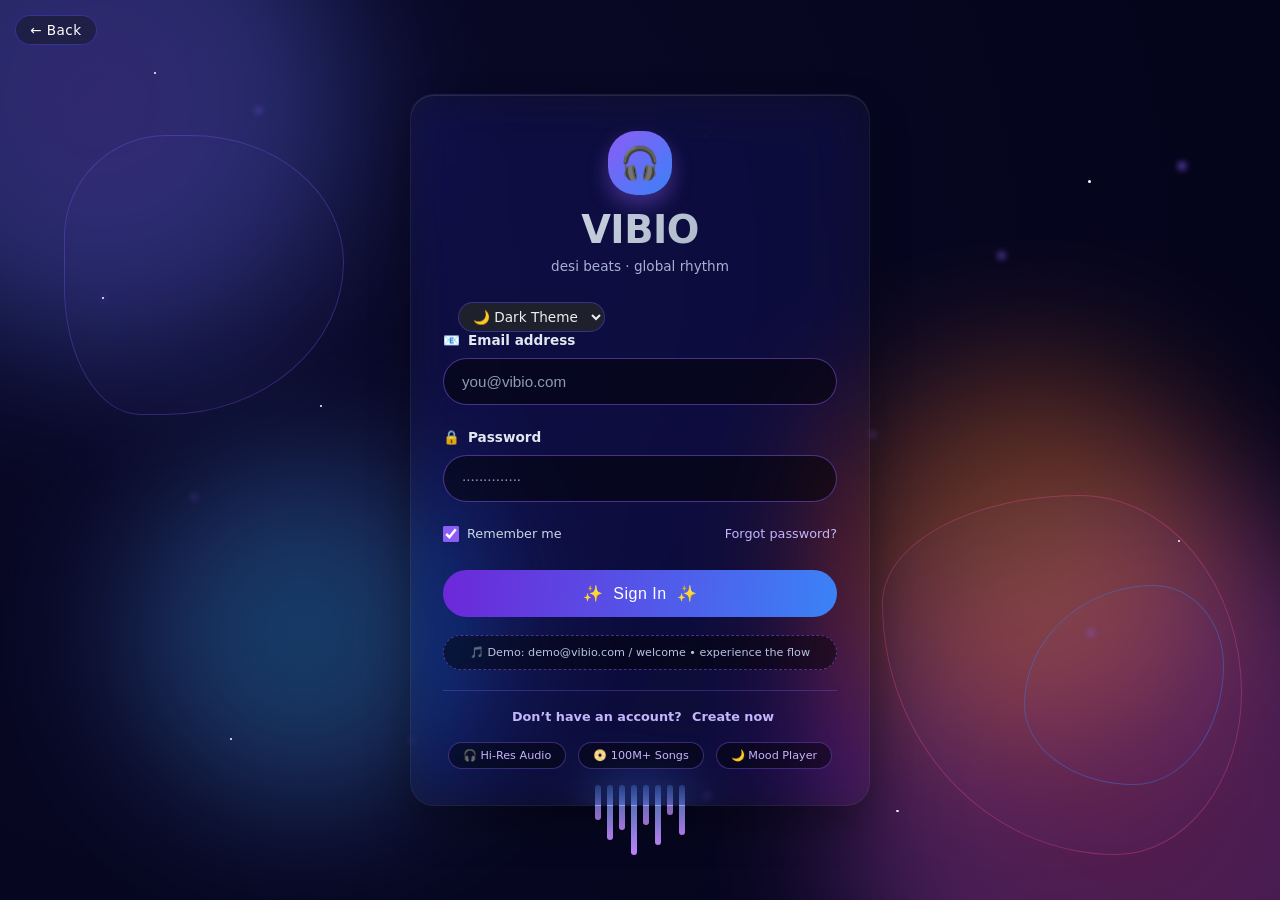
<file: newLoginPage.html>
<!DOCTYPE html>
<html lang="en">
<head>
  <meta charset="UTF-8">
  <meta name="viewport" content="width=device-width, initial-scale=1.0, user-scalable=yes">
  <title>Vibio — Immersive Login | Pure Vibes</title>
  <style>
    /* ---------- RESET & GLOBAL ---------- */
    * {
      margin: 0;
      padding: 0;
      box-sizing: border-box;
    }

    body {
      min-height: 100vh;
      background: #050510;
      font-family: 'Inter', 'Segoe UI', system-ui, -apple-system, 'Poppins', sans-serif;
      display: flex;
      align-items: center;
      justify-content: center;
      position: relative;
      overflow-x: hidden;
    }

    /* ============================================
       DREAMSCAPE ANIMATED BACKGROUND (PURE CSS)
       ============================================ */
    .dream-bg {
      position: fixed;
      top: 0;
      left: 0;
      width: 100%;
      height: 100%;
      z-index: 0;
      background: radial-gradient(circle at 20% 30%, #0a0a2a, #030318);
      animation: slowBreathing 12s ease-in-out infinite;
    }

    @keyframes slowBreathing {
      0%, 100% { opacity: 1; transform: scale(1); filter: brightness(1); }
      50% { opacity: 0.92; transform: scale(1.02); filter: brightness(1.08); }
    }

    /* morphing orbs */
    .morph-orbs {
      position: fixed;
      top: 0;
      left: 0;
      width: 100%;
      height: 100%;
      pointer-events: none;
      z-index: 1;
    }

    .orb {
      position: absolute;
      border-radius: 50%;
      filter: blur(70px);
      opacity: 0.35;
      animation: floatOrb 18s infinite alternate;
    }

    .orb1 {
      width: 500px;
      height: 500px;
      background: radial-gradient(circle, #8b5cf6, #3b82f6);
      top: -150px;
      left: -150px;
      animation-duration: 22s;
    }

    .orb2 {
      width: 600px;
      height: 600px;
      background: radial-gradient(circle, #ec489a, #a855f7);
      bottom: -200px;
      right: -150px;
      animation-duration: 26s;
      animation-delay: -5s;
    }

    .orb3 {
      width: 400px;
      height: 400px;
      background: radial-gradient(circle, #f59e0b, #ef4444);
      top: 40%;
      left: 65%;
      animation-duration: 19s;
      animation-delay: -2s;
    }

    .orb4 {
      width: 350px;
      height: 350px;
      background: radial-gradient(circle, #06b6d4, #8b5cf6);
      bottom: 10%;
      left: 10%;
      animation-duration: 24s;
      animation-delay: -8s;
    }

    @keyframes floatOrb {
      0% { transform: translate(0, 0) scale(1); }
      100% { transform: translate(40px, 30px) scale(1.2); }
    }

    /* floating geometric shapes */
    .geometric-figures {
      position: fixed;
      top: 0;
      left: 0;
      width: 100%;
      height: 100%;
      pointer-events: none;
      z-index: 1;
    }

    .shape {
      position: absolute;
      border: 1.5px solid rgba(139, 92, 246, 0.3);
      background: rgba(139, 92, 246, 0.03);
      backdrop-filter: blur(4px);
      animation: rotateShape 25s linear infinite;
    }

    .shape1 {
      width: 280px;
      height: 280px;
      top: 15%;
      left: 5%;
      border-radius: 40% 60% 70% 30% / 40% 50% 60% 50%;
      animation-duration: 30s;
    }

    .shape2 {
      width: 360px;
      height: 360px;
      bottom: 5%;
      right: 3%;
      border-radius: 55% 45% 35% 65% / 30% 55% 45% 70%;
      animation-duration: 35s;
      border-color: rgba(236, 72, 153, 0.35);
    }

    .shape3 {
      width: 200px;
      height: 200px;
      top: 65%;
      left: 80%;
      border-radius: 65% 35% 45% 55% / 60% 40% 60% 40%;
      animation-duration: 28s;
      border-color: rgba(59, 130, 246, 0.4);
    }

    @keyframes rotateShape {
      from { transform: rotate(0deg); }
      to { transform: rotate(360deg); }
    }

    /* musical wave lines */
    .wave-lines {
      position: fixed;
      bottom: 5%;
      left: 0;
      width: 100%;
      pointer-events: none;
      z-index: 1;
      display: flex;
      justify-content: center;
      gap: 6px;
    }

    .wave {
      width: 6px;
      height: 60px;
      background: linear-gradient(to top, #c084fc, #60a5fa);
      border-radius: 20px;
      animation: waveBeat 1.2s ease-in-out infinite;
    }

    .wave:nth-child(1) { animation-delay: 0s; height: 35px; }
    .wave:nth-child(2) { animation-delay: 0.2s; height: 55px; }
    .wave:nth-child(3) { animation-delay: 0.4s; height: 45px; }
    .wave:nth-child(4) { animation-delay: 0.6s; height: 70px; }
    .wave:nth-child(5) { animation-delay: 0.8s; height: 40px; }
    .wave:nth-child(6) { animation-delay: 1s; height: 60px; }
    .wave:nth-child(7) { animation-delay: 1.2s; height: 30px; }
    .wave:nth-child(8) { animation-delay: 1.4s; height: 50px; }

    @keyframes waveBeat {
      0%, 100% { transform: scaleY(0.6); opacity: 0.6; }
      50% { transform: scaleY(1.3); opacity: 1; }
    }

    /* dancing particles (CSS only) */
    .dancing-dust {
      position: fixed;
      top: 0;
      left: 0;
      width: 100%;
      height: 100%;
      pointer-events: none;
      z-index: 1;
    }

    .dust {
      position: absolute;
      background: rgba(139, 92, 246, 0.7);
      border-radius: 50%;
      filter: blur(3px);
      animation: dustDance 5s infinite alternate;
    }

    @keyframes dustDance {
      0% { transform: translate(0, 0) scale(1); opacity: 0.3; }
      100% { transform: translate(12px, -15px) scale(1.5); opacity: 0.7; }
    }

    .dust1 { width: 5px; height: 5px; top: 12%; left: 20%; animation-duration: 3s; }
    .dust2 { width: 7px; height: 7px; top: 28%; left: 78%; animation-duration: 4.2s; animation-delay: 0.5s; }
    .dust3 { width: 4px; height: 4px; top: 55%; left: 15%; animation-duration: 3.8s; animation-delay: 0.2s; }
    .dust4 { width: 6px; height: 6px; top: 70%; left: 85%; animation-duration: 5s; animation-delay: 1s; }
    .dust5 { width: 5px; height: 5px; top: 42%; left: 45%; animation-duration: 3.5s; animation-delay: 0.8s; }
    .dust6 { width: 4px; height: 4px; top: 82%; left: 32%; animation-duration: 4.5s; }
    .dust7 { width: 8px; height: 8px; top: 18%; left: 92%; animation-duration: 3.2s; animation-delay: 1.2s; }
    .dust8 { width: 5px; height: 5px; top: 48%; left: 68%; animation-duration: 4s; }
    .dust9 { width: 6px; height: 6px; top: 88%; left: 55%; animation-duration: 4.7s; animation-delay: 0.3s; }
    .dust10 { width: 3px; height: 3px; top: 33%; left: 8%; animation-duration: 3.3s; }

    /* floating music notes (animated emojis) */
    .floating-notes {
      position: fixed;
      top: 0;
      left: 0;
      width: 100%;
      height: 100%;
      pointer-events: none;
      z-index: 2;
    }

    .note {
      position: absolute;
      font-size: 26px;
      opacity: 0;
      filter: drop-shadow(0 0 6px #a855f7);
      animation: floatNote 14s linear infinite;
    }

    @keyframes floatNote {
      0% {
        transform: translateY(100vh) rotate(0deg);
        opacity: 0;
      }
      10% { opacity: 0.7; }
      80% { opacity: 0.7; transform: translateY(-10vh) rotate(340deg); }
      100% {
        transform: translateY(-30vh) rotate(360deg);
        opacity: 0;
      }
    }

    .note1 { left: 5%; animation-delay: 0s; animation-duration: 12s; content: "♪"; }
    .note2 { left: 15%; animation-delay: 2s; animation-duration: 14s; content: "♫"; }
    .note3 { left: 25%; animation-delay: 4s; animation-duration: 10s; content: "🎵"; }
    .note4 { left: 40%; animation-delay: 1s; animation-duration: 13s; content: "♩"; }
    .note5 { left: 55%; animation-delay: 3s; animation-duration: 11s; content: "🎶"; }
    .note6 { left: 70%; animation-delay: 5s; animation-duration: 15s; content: "♪"; }
    .note7 { left: 85%; animation-delay: 2.5s; animation-duration: 12.5s; content: "♬"; }
    .note8 { left: 12%; animation-delay: 6s; animation-duration: 13.5s; content: "🎵"; }
    .note9 { left: 32%; animation-delay: 7s; animation-duration: 14s; content: "♫"; }
    .note10 { left: 48%; animation-delay: 8s; animation-duration: 11.5s; content: "🎶"; }
    .note11 { left: 63%; animation-delay: 3.5s; animation-duration: 12s; content: "♪"; }
    .note12 { left: 78%; animation-delay: 5.5s; animation-duration: 13s; content: "♩"; }

    /* star twinkle overlay */
    .starfield {
      position: fixed;
      top: 0;
      left: 0;
      width: 100%;
      height: 100%;
      pointer-events: none;
      z-index: 1;
    }

    .star {
      position: absolute;
      background: white;
      border-radius: 50%;
      width: 2px;
      height: 2px;
      animation: twinkle 2s ease-in-out infinite;
    }

    @keyframes twinkle {
      0%, 100% { opacity: 0.2; transform: scale(1); }
      50% { opacity: 1; transform: scale(1.5); box-shadow: 0 0 6px #fff; }
    }

    .star1 { top: 8%; left: 12%; animation-delay: 0s; }
    .star2 { top: 20%; left: 85%; animation-delay: 0.5s; width: 3px; height: 3px; }
    .star3 { top: 45%; left: 25%; animation-delay: 1s; }
    .star4 { top: 60%; left: 92%; animation-delay: 1.5s; width: 2px; }
    .star5 { top: 75%; left: 38%; animation-delay: 0.3s; width: 2px; }
    .star6 { top: 15%; left: 55%; animation-delay: 0.8s; }
    .star7 { top: 90%; left: 70%; animation-delay: 1.2s; width: 3px; }
    .star8 { top: 33%; left: 8%; animation-delay: 1.8s; }
    .star9 { top: 55%; left: 45%; animation-delay: 0.2s; width: 2px; }
    .star10 { top: 82%; left: 18%; animation-delay: 1.1s; }

    /* ========== MAIN LOGIN CARD ========== */
    .login-container {
      position: relative;
      z-index: 20;
      width: 100%;
      max-width: 460px;
      margin: 1.5rem;
      animation: cardFloatIn 0.8s cubic-bezier(0.23, 1, 0.32, 1);
    }

    @keyframes cardFloatIn {
      0% {
        opacity: 0;
        transform: translateY(60px) scale(0.96);
      }
      100% {
        opacity: 1;
        transform: translateY(0) scale(1);
      }
    }

    .glass-card {
      background: rgba(8, 8, 25, 0.55);
      backdrop-filter: blur(20px);
      border-radius: 48px;
      padding: 2.2rem 2rem;
      border: 1px solid rgba(139, 92, 246, 0.5);
      box-shadow: 0 30px 50px rgba(0, 0, 0, 0.5), 0 0 0 0.5px rgba(139, 92, 246, 0.3);
      transition: all 0.4s ease;
    }

    .glass-card:hover {
      transform: translateY(-6px);
      box-shadow: 0 40px 60px rgba(0, 0, 0, 0.6), 0 0 0 1px rgba(139, 92, 246, 0.7);
      background: rgba(10, 10, 32, 0.65);
    }

    .brand {
      text-align: center;
      margin-bottom: 28px;
    }

    .brand-icon {
      width: 64px;
      height: 64px;
      background: linear-gradient(135deg, #8b5cf6, #3b82f6);
      border-radius: 28px;
      display: inline-flex;
      align-items: center;
      justify-content: center;
      font-size: 2rem;
      margin-bottom: 12px;
      box-shadow: 0 10px 20px rgba(139, 92, 246, 0.4);
      animation: iconGlow 2.5s infinite alternate;
    }

    @keyframes iconGlow {
      0% { box-shadow: 0 5px 15px rgba(139, 92, 246, 0.3); transform: scale(1); }
      100% { box-shadow: 0 15px 30px rgba(139, 92, 246, 0.7); transform: scale(1.02); }
    }

    h1 {
      font-size: 2.4rem;
      font-weight: 800;
      background: linear-gradient(120deg, #ffffff, #c084fc, #a78bfa);
      -webkit-background-clip: text;
      background-clip: text;
      color: transparent;
      letter-spacing: -0.5px;
    }

    .sub {
      color: #b9c3e0;
      font-size: 0.85rem;
      margin-top: 6px;
      opacity: 0.9;
    }

    .input-field {
      margin-bottom: 1.5rem;
    }

    .input-field label {
      display: flex;
      align-items: center;
      gap: 8px;
      margin-bottom: 10px;
      font-weight: 600;
      font-size: 0.85rem;
      color: #e2e8f0;
      transition: 0.2s;
    }

    .input-field:hover label {
      color: #c084fc;
      transform: translateX(5px);
    }

    .input-field input {
      width: 100%;
      padding: 14px 18px;
      background: rgba(0, 0, 0, 0.5);
      border: 1px solid rgba(139, 92, 246, 0.5);
      border-radius: 60px;
      font-size: 0.95rem;
      color: #ffffff;
      transition: all 0.3s ease;
      outline: none;
    }

    .input-field input:focus {
      border-color: #a78bfa;
      background: rgba(0, 0, 0, 0.7);
      box-shadow: 0 0 0 4px rgba(139, 92, 246, 0.25);
      transform: scale(1.02);
    }

    .input-field input::placeholder {
      color: #8f9bb5;
    }

    .options {
      display: flex;
      justify-content: space-between;
      align-items: center;
      margin: 1rem 0 1.8rem;
      font-size: 0.8rem;
    }

    .remember {
      display: flex;
      align-items: center;
      gap: 8px;
      color: #cbd5e6;
    }

    .remember input {
      accent-color: #8b5cf6;
      width: 16px;
      height: 16px;
      cursor: pointer;
    }

    .forgot a {
      color: #c4b5fd;
      text-decoration: none;
      font-weight: 500;
      transition: 0.2s;
    }

    .forgot a:hover {
      color: #e9d5ff;
      text-decoration: underline;
    }

    .login-btn {
      width: 100%;
      background: linear-gradient(95deg, #6d28d9, #3b82f6);
      border: none;
      padding: 14px;
      border-radius: 60px;
      font-weight: 700;
      font-size: 1rem;
      color: white;
      cursor: pointer;
      display: flex;
      align-items: center;
      justify-content: center;
      gap: 10px;
      transition: all 0.4s ease;
      position: relative;
      overflow: hidden;
      margin-bottom: 18px;
      letter-spacing: 0.5px;
    }

    .login-btn::after {
      content: '';
      position: absolute;
      top: 0;
      left: -100%;
      width: 100%;
      height: 100%;
      background: linear-gradient(90deg, transparent, rgba(255,255,255,0.3), transparent);
      transition: left 0.5s;
    }

    .login-btn:hover::after {
      left: 100%;
    }

    .login-btn:hover {
      transform: translateY(-3px);
      box-shadow: 0 15px 30px rgba(59, 130, 246, 0.5);
    }

    .demo-cred {
      background: rgba(0, 0, 0, 0.45);
      border-radius: 40px;
      padding: 10px 14px;
      text-align: center;
      font-size: 0.7rem;
      color: #b9c3e0;
      margin-bottom: 20px;
      border: 1px dashed rgba(139, 92, 246, 0.5);
    }

    .signup-link {
      text-align: center;
      font-size: 0.8rem;
      border-top: 1px solid rgba(139, 92, 246, 0.3);
      padding-top: 18px;
      color: #b9c3e0;
    }

    .signup-link a {
      color: #c4b5fd;
      font-weight: 600;
      text-decoration: none;
      margin-left: 6px;
      transition: 0.2s;
    }

    .signup-link a:hover {
      text-decoration: underline;
      color: #e9d5ff;
    }

    .badge-row {
      display: flex;
      justify-content: center;
      gap: 12px;
      margin-top: 18px;
      flex-wrap: wrap;
    }

    .badge {
      background: rgba(0, 0, 0, 0.45);
      border-radius: 40px;
      padding: 6px 14px;
      font-size: 0.7rem;
      color: #c4b5fd;
      border: 1px solid rgba(139, 92, 246, 0.4);
      transition: 0.2s;
    }

    .badge:hover {
      background: rgba(139, 92, 246, 0.25);
      transform: translateY(-2px);
    }

    /* responsive adjustments */
    @media (max-width: 550px) {
      .glass-card {
        padding: 1.8rem 1.3rem;
      }
      h1 {
        font-size: 2rem;
      }
      .options {
        flex-direction: column;
        gap: 12px;
        align-items: flex-start;
      }
      .wave-lines {
        display: none;
      }
    }

    @media (max-width: 480px) {
      .login-container {
        margin: 1rem;
      }
      .glass-card {
        border-radius: 36px;
      }
      .orb1, .orb2, .orb3 {
        opacity: 0.2;
      }
    }

    /* additional smooth effect */
    .glass-card * {
      transition: all 0.2s ease;
    }
    a{
        text-decoration: none;
    }
  </style>
    <link rel="stylesheet" href="theme.css">
</head>
<body>

  <!-- animated dream background (pure CSS) -->
  <div class="dream-bg"></div>

  <!-- morphing orbs -->
  <div class="morph-orbs">
    <div class="orb orb1"></div>
    <div class="orb orb2"></div>
    <div class="orb orb3"></div>
    <div class="orb orb4"></div>
  </div>

  <!-- geometric shapes -->
  <div class="geometric-figures">
    <div class="shape shape1"></div>
    <div class="shape shape2"></div>
    <div class="shape shape3"></div>
  </div>

  <!-- wave lines (music visualizer) -->
  <div class="wave-lines">
    <div class="wave"></div><div class="wave"></div><div class="wave"></div><div class="wave"></div>
    <div class="wave"></div><div class="wave"></div><div class="wave"></div><div class="wave"></div>
  </div>

  <!-- dancing dust particles -->
  <div class="dancing-dust">
    <div class="dust dust1"></div><div class="dust dust2"></div><div class="dust dust3"></div>
    <div class="dust dust4"></div><div class="dust dust5"></div><div class="dust dust6"></div>
    <div class="dust dust7"></div><div class="dust dust8"></div><div class="dust dust9"></div>
    <div class="dust dust10"></div>
  </div>

  <!-- floating musical notes -->
  <div class="floating-notes">
    <div class="note note1">♪</div><div class="note note2">♫</div><div class="note note3">🎵</div>
    <div class="note note4">♩</div><div class="note note5">🎶</div><div class="note note6">♪</div>
    <div class="note note7">♬</div><div class="note note8">🎵</div><div class="note note9">♫</div>
    <div class="note note10">🎶</div><div class="note note11">♪</div><div class="note note12">♩</div>
  </div>

  <!-- twinkling stars -->
  <div class="starfield">
    <div class="star star1"></div><div class="star star2"></div><div class="star star3"></div>
    <div class="star star4"></div><div class="star star5"></div><div class="star star6"></div>
    <div class="star star7"></div><div class="star star8"></div><div class="star star9"></div>
    <div class="star star10"></div>
  </div>

  <!-- main login card -->
  <div class="login-container">
    <div class="glass-card">
      <div class="brand">
        <div class="brand-icon">🎧</div>
        <h1>VIBIO</h1>
        <div class="sub">desi beats · global rhythm</div>
      </div>

      <form id="loginForm">
        <div class="input-field">
          <label><span>📧</span> Email address</label>
          <input type="email" id="loginEmail" name="email" placeholder="you@vibio.com" required>
        </div>
        <div class="input-field">
          <label><span>🔒</span> Password</label>
          <input type="password" id="loginPassword" name="password" placeholder="··············" minlength="5" required>
        </div>
        <div id="error-message" style="color: #ef4444; font-size: 0.8rem; margin-bottom: 10px; display: none; text-align: center;"></div>

        <div class="options">
          <label class="remember">
            <input type="checkbox" checked> Remember me
          </label>
          <div class="forgot"><a href="#">Forgot password?</a></div>
        </div>
        
        <button type="submit" class="login-btn">
            <span>✨</span> Sign In <span>✨</span>
        </button>
      </form>

        <div class="demo-cred">
          🎵 Demo: demo@vibio.com / welcome • experience the flow
        </div>

        <a href="NewSignUp.html"><div class="signup-link">
          Don’t have an account? <a href="NewSignUp.html">Create now</a>
        </div></a>

        <div class="badge-row">
          <span class="badge">🎧 Hi-Res Audio</span>
          <span class="badge">📀 100M+ Songs</span>
          <span class="badge">🌙 Mood Player</span>
        </div>
      
    </div>
  </div>

  <script>
    document.getElementById('loginForm').addEventListener('submit', function(e) {
      e.preventDefault();
      
      const email = document.getElementById('loginEmail').value;
      const password = document.getElementById('loginPassword').value;
      const errorDiv = document.getElementById('error-message');

      // Clear previous error
      errorDiv.style.display = 'none';

      // Demo login check
      if (email === 'demo@vibio.com' && password === 'welcome') {
        localStorage.setItem('vibio_current_user', JSON.stringify({
          fullName: 'Demo User',
          email: 'demo@vibio.com'
        }));
        window.location.href = 'index.html';
        return;
      }

      // Check against stored users
      const users = JSON.parse(localStorage.getItem('vibio_users') || '[]');
      const user = users.find(u => u.email === email);

      if (!user) {
        errorDiv.textContent = '❌ No account found with this email!';
        errorDiv.style.display = 'block';
        return;
      }

      if (user.password !== password) {
        errorDiv.textContent = '❌ Incorrect password!';
        errorDiv.style.display = 'block';
        return;
      }

      // Success
      localStorage.setItem('vibio_current_user', JSON.stringify({
        fullName: user.fullName,
        email: user.email
      }));
      window.location.href = 'index.html';
    });
  </script>
    <script src="theme.js"></script>
</body>
</html>
</file>
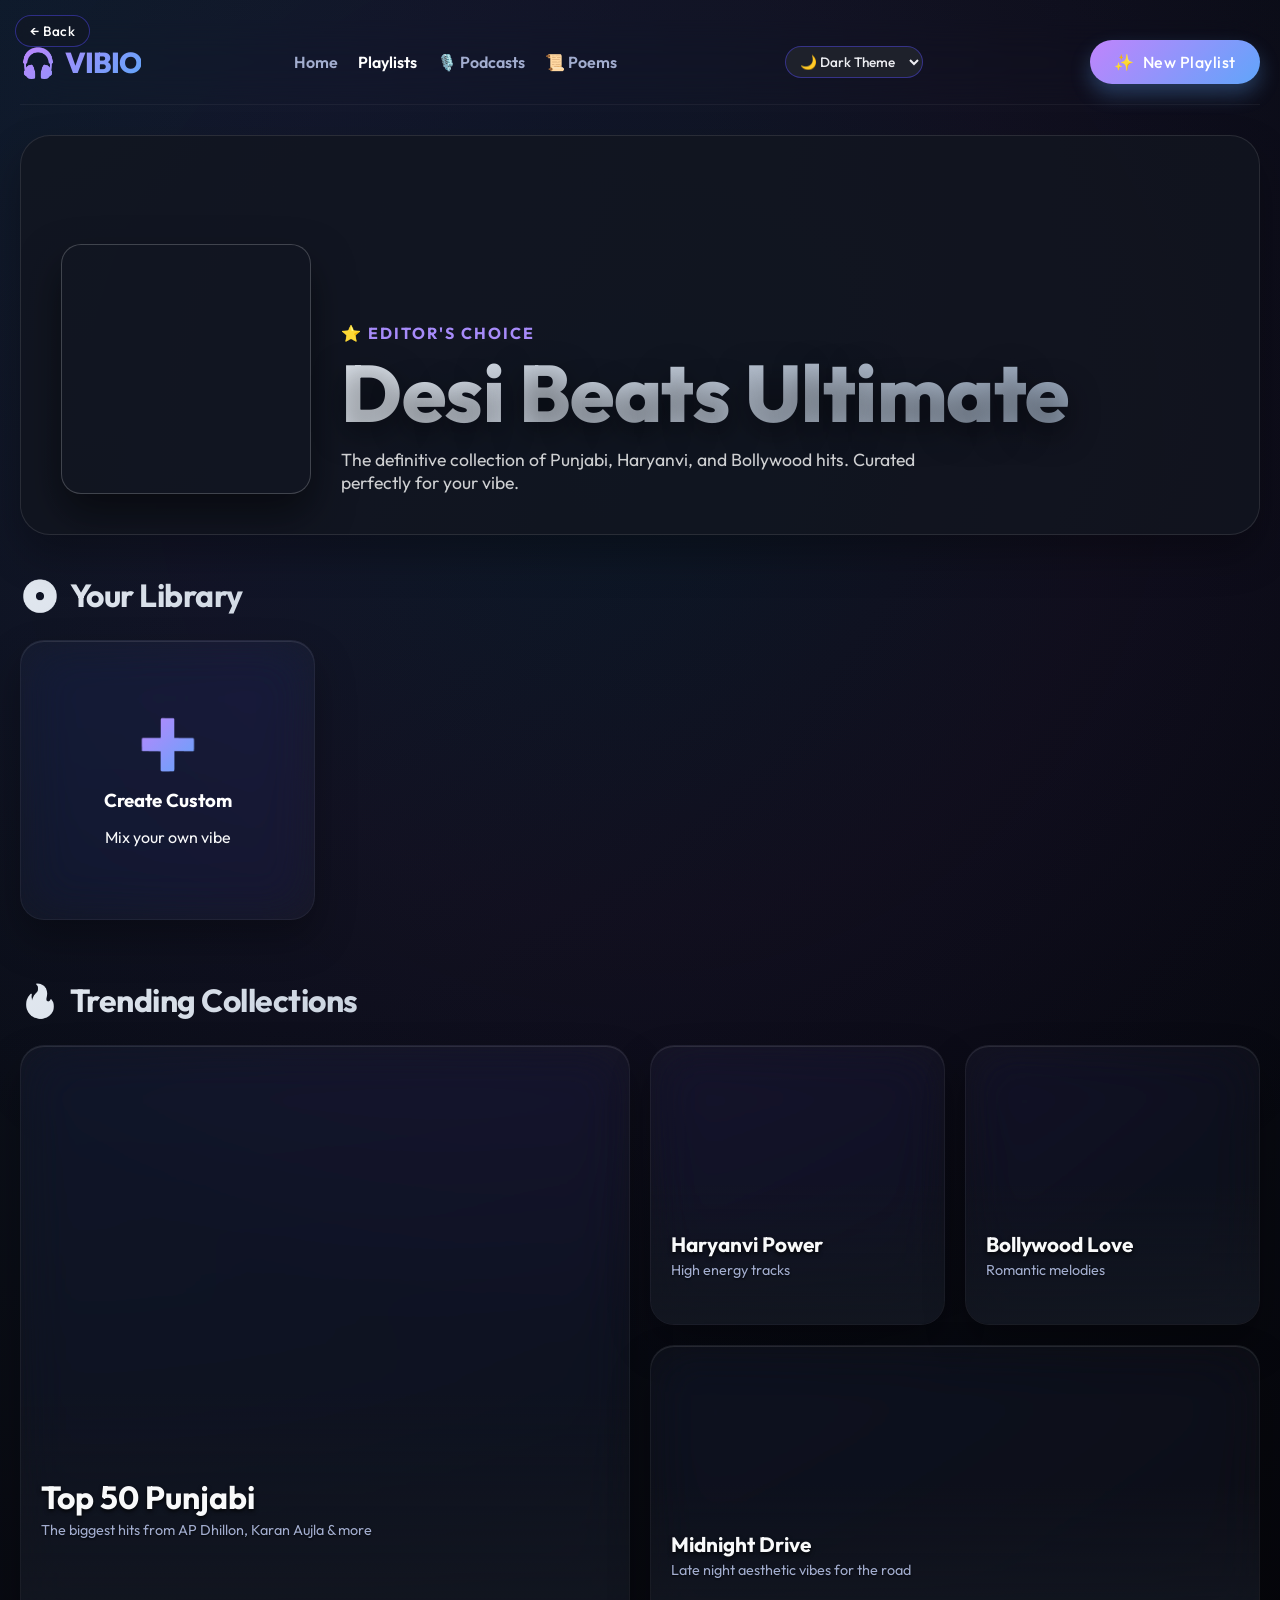
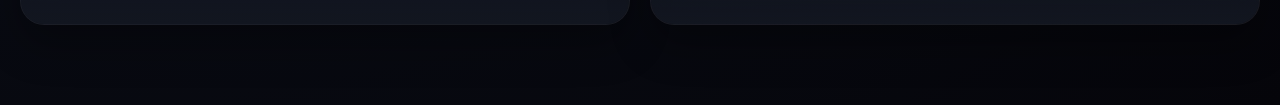
<file: Playlist.html>
<!DOCTYPE html>
<html lang="en">
<head>
    <meta charset="UTF-8">
    <meta name="viewport" content="width=device-width, initial-scale=1.0, user-scalable=yes">
    <title>Vibio - Modern Playlists</title>
    <link href="https://fonts.googleapis.com/css2?family=Outfit:wght@300;400;500;600;700;800&display=swap" rel="stylesheet">
    <style>
        * {
            margin: 0;
            padding: 0;
            box-sizing: border-box;
            font-family: 'Outfit', sans-serif;
        }

        body {
            background-color: #050510;
            color: #edeef2;
            overflow-x: hidden;
        }

        /* Modern App Container */
        .app-container {
            max-width: 1400px;
            margin: 0 auto;
            padding: 20px;
        }

        /* Modern Header */
        .modern-header {
            display: flex;
            justify-content: space-between;
            align-items: center;
            padding: 20px 0;
            margin-bottom: 30px;
            position: sticky;
            top: 0;
            z-index: 100;
            backdrop-filter: blur(20px);
            -webkit-backdrop-filter: blur(20px);
            border-bottom: 1px solid rgba(255,255,255,0.05);
        }

        .logo {
            font-size: 1.8rem;
            font-weight: 800;
            letter-spacing: -1px;
            background: linear-gradient(135deg, #c084fc, #60a5fa);
            -webkit-background-clip: text;
            background-clip: text;
            color: transparent;
            text-decoration: none;
            display: flex;
            align-items: center;
            gap: 10px;
        }

        .btn-premium {
            background: linear-gradient(135deg, #c084fc, #60a5fa);
            color: #fff;
            border: none;
            padding: 12px 24px;
            border-radius: 30px;
            font-weight: 600;
            cursor: pointer;
            text-decoration: none;
            display: inline-flex;
            align-items: center;
            gap: 8px;
            box-shadow: 0 10px 20px rgba(96, 165, 250, 0.3);
            transition: all 0.3s ease;
        }

        .btn-premium:hover {
            transform: translateY(-2px);
            box-shadow: 0 15px 25px rgba(96, 165, 250, 0.4);
        }

        /* Massive Hero Section */
        .hero-banner {
            position: relative;
            width: 100%;
            height: 400px;
            border-radius: 30px;
            overflow: hidden;
            display: flex;
            align-items: flex-end;
            padding: 40px;
            margin-bottom: 40px;
            background: var(--card-bg, rgba(18, 22, 32, 0.8));
            border: 1px solid var(--border-color, rgba(255,255,255,0.1));
            box-shadow: 0 20px 40px rgba(0,0,0,0.3);
        }

        .hero-bg-blur {
            position: absolute;
            top: 0; left: 0; right: 0; bottom: 0;
            background-image: url('https://images.pexels.com/photos/1389429/pexels-photo-1389429.jpeg?auto=compress&cs=tinysrgb&w=1200&h=800&fit=crop');
            background-size: cover;
            background-position: center;
            filter: blur(40px) brightness(0.6) saturate(1.5);
            z-index: 0;
            transform: scale(1.1);
        }

        .hero-content {
            position: relative;
            z-index: 1;
            display: flex;
            align-items: flex-end;
            gap: 30px;
            width: 100%;
        }

        .hero-cover {
            width: 250px;
            height: 250px;
            border-radius: 20px;
            background-image: url('https://images.pexels.com/photos/1389429/pexels-photo-1389429.jpeg?auto=compress&cs=tinysrgb&w=400&h=400&fit=crop');
            background-size: cover;
            box-shadow: 0 20px 40px rgba(0,0,0,0.5);
            border: 1px solid rgba(255,255,255,0.2);
            flex-shrink: 0;
        }

        .hero-text h4 {
            font-size: 1rem;
            text-transform: uppercase;
            letter-spacing: 2px;
            margin-bottom: 10px;
            color: #a78bfa;
            font-weight: 700;
        }

        .hero-text h1 {
            font-size: 5rem;
            font-weight: 800;
            line-height: 1;
            margin-bottom: 15px;
            color: #fff;
            text-shadow: 0 10px 30px rgba(0,0,0,0.5);
        }

        .hero-text p {
            font-size: 1.1rem;
            color: rgba(255,255,255,0.8);
            max-width: 600px;
        }

        /* Modern Bento Grid */
        .section-title {
            font-size: 2rem;
            font-weight: 700;
            margin-bottom: 25px;
            display: flex;
            align-items: center;
            gap: 10px;
        }

        .bento-grid {
            display: grid;
            grid-template-columns: repeat(auto-fill, minmax(280px, 1fr));
            grid-auto-rows: 280px;
            gap: 20px;
            margin-bottom: 60px;
        }

        .bento-card {
            background: var(--card-bg, rgba(255, 255, 255, 0.03));
            backdrop-filter: blur(20px);
            -webkit-backdrop-filter: blur(20px);
            border-radius: 24px;
            border: 1px solid var(--border-color, rgba(255, 255, 255, 0.05));
            overflow: hidden;
            position: relative;
            text-decoration: none;
            color: inherit;
            display: flex;
            flex-direction: column;
            transition: all 0.4s cubic-bezier(0.175, 0.885, 0.32, 1.275);
            cursor: pointer;
        }

        .bento-card:hover {
            transform: translateY(-8px) scale(1.02);
            box-shadow: 0 20px 40px rgba(0,0,0,0.4);
            border-color: rgba(192, 132, 252, 0.4);
        }

        .bento-cover {
            width: 100%;
            height: 65%;
            background-size: cover;
            background-position: center;
            transition: all 0.5s ease;
        }

        .bento-card:hover .bento-cover {
            transform: scale(1.05);
        }

        .bento-info {
            padding: 20px;
            flex: 1;
            display: flex;
            flex-direction: column;
            justify-content: center;
            background: linear-gradient(to top, var(--card-bg, #121620) 0%, transparent 100%);
            position: absolute;
            bottom: 0; left: 0; right: 0;
            height: 50%;
        }

        .bento-info h3 {
            font-size: 1.3rem;
            font-weight: 700;
            margin-bottom: 4px;
            text-shadow: 0 2px 4px rgba(0,0,0,0.8);
        }

        .bento-info p {
            font-size: 0.9rem;
            color: var(--text-muted, #a2adcf);
            text-shadow: 0 1px 2px rgba(0,0,0,0.8);
        }

        /* Play Button Overlay */
        .play-overlay {
            position: absolute;
            top: 20px; right: 20px;
            width: 50px; height: 50px;
            background: var(--accent-gradient, linear-gradient(135deg, #c084fc, #60a5fa));
            border-radius: 50%;
            display: flex; align-items: center; justify-content: center;
            opacity: 0;
            transform: translateY(10px);
            transition: all 0.3s ease;
            box-shadow: 0 10px 20px rgba(0,0,0,0.3);
            color: #fff;
            font-size: 1.2rem;
        }

        .bento-card:hover .play-overlay {
            opacity: 1;
            transform: translateY(0);
        }

        /* Delete Button */
        .delete-playlist-btn {
            position: absolute;
            top: 20px;
            left: 20px;
            width: 40px;
            height: 40px;
            background: rgba(239, 68, 68, 0.2);
            backdrop-filter: blur(10px);
            border: 1px solid rgba(239, 68, 68, 0.3);
            border-radius: 15px;
            display: flex;
            align-items: center;
            justify-content: center;
            color: #ef4444;
            opacity: 0;
            transform: translateY(10px);
            transition: all 0.3s ease;
            z-index: 10;
            cursor: pointer;
        }

        .bento-card:hover .delete-playlist-btn {
            opacity: 1;
            transform: translateY(0);
        }

        .delete-playlist-btn:hover {
            background: #ef4444;
            color: #fff;
            transform: scale(1.1) !important;
        }

        /* Dynamic User Grid Container */
        #user-playlists-grid {
            /* Styles will be inherited from .bento-grid */
        }

        /* Create Card specific */
        .create-playlist-card {
            background: rgba(192, 132, 252, 0.1);
            border: 2px dashed rgba(192, 132, 252, 0.4);
            display: flex;
            align-items: center;
            justify-content: center;
            flex-direction: column;
            gap: 15px;
            text-align: center;
        }

        .create-playlist-card:hover {
            background: rgba(192, 132, 252, 0.2);
            border-color: #c084fc;
        }

        .create-icon {
            font-size: 3rem;
            background: var(--accent-gradient, linear-gradient(135deg, #c084fc, #60a5fa));
            -webkit-background-clip: text;
            background-clip: text;
            color: transparent;
        }

        @media (max-width: 900px) {
            .hero-text h1 { font-size: 3rem; }
            .hero-cover { width: 150px; height: 150px; }
            .hero-content { flex-direction: column; align-items: flex-start; }
            .hero-banner { height: auto; padding: 30px; }
            
            .modern-header {
                flex-direction: column;
                gap: 15px;
            }
            .nav-links {
                flex-wrap: wrap;
                justify-content: center;
            }
        }
        @media (max-width: 600px) {
            .bento-grid {
                grid-template-columns: repeat(auto-fill, minmax(150px, 1fr));
                grid-auto-rows: 220px;
            }
            .bento-card[style*="grid-column: span 2"] {
                grid-column: span 1 !important;
                grid-row: span 1 !important;
            }
            .hero-banner {
                padding: 20px;
            }
            .hero-cover {
                width: 100px; height: 100px;
            }
            .hero-text h1 { font-size: 2.2rem; }
        }
    </style>
    <link rel="stylesheet" href="theme.css">
</head>
<body>
    <div class="app-container">
        <!-- Header -->
        <header class="modern-header">
            <a href="index.html" class="logo">
                <span>🎧</span> VIBIO
            </a>
            <nav class="nav-links" style="display: flex; gap: 20px; align-items: center;">
                <a href="index.html" style="color: #a2adcf; text-decoration: none; font-weight: 600;">Home</a>
                <a href="Playlist.html" style="color: #fff; text-decoration: none; font-weight: 600;">Playlists</a>
                <a href="Podcasts.html" style="color: #a2adcf; text-decoration: none; font-weight: 600;">🎙️ Podcasts</a>
                <a href="Poem.html" style="color: #a2adcf; text-decoration: none; font-weight: 600;">📜 Poems</a>
            </nav>
            <a href="createPlaylist.html" class="btn-premium">
                <span>✨</span> New Playlist
            </a>
        </header>

        <!-- Massive Hero Banner -->
        <div class="hero-banner">
            <div class="hero-bg-blur"></div>
            <div class="hero-content">
                <div class="hero-cover"></div>
                <div class="hero-text">
                    <h4>⭐ Editor's Choice</h4>
                    <h1>Desi Beats Ultimate</h1>
                    <p>The definitive collection of Punjabi, Haryanvi, and Bollywood hits. Curated perfectly for your vibe.</p>
                </div>
            </div>
        </div>

        <!-- User Playlists -->
        <h2 class="section-title"><span>📀</span> Your Library</h2>
        <div class="bento-grid" id="user-playlists-grid">
            <!-- Create New Card -->
            <a href="createPlaylist.html" class="bento-card create-playlist-card" style="text-decoration: none;">
                <div class="create-icon">➕</div>
                <h3 style="color: var(--text-main, #fff);">Create Custom</h3>
                <p style="color: var(--text-muted);">Mix your own vibe</p>
            </a>
            <!-- Dynamic Playlists will be injected here by JS -->
        </div>

        <!-- Curated Collections (Bento Style) -->
        <h2 class="section-title"><span>🔥</span> Trending Collections</h2>
        <div class="bento-grid">
            <a href="#" class="bento-card" style="grid-column: span 2; grid-row: span 2;">
                <div class="bento-cover" style="background-image: url('https://i1.sndcdn.com/artworks-Opev8u0PedWuKJ3N-OMCSEA-t500x500.jpg'); height: 100%;"></div>
                <div class="play-overlay">▶</div>
                <div class="bento-info" style="height: 40%;">
                    <h3 style="font-size: 2rem;">Top 50 Punjabi</h3>
                    <p>The biggest hits from AP Dhillon, Karan Aujla & more</p>
                </div>
            </a>
            
            <a href="#" class="bento-card">
                <div class="bento-cover" style="background-image: url('https://m.media-amazon.com/images/I/81pOrkC3sxL._USNaN_BL10_BG34,34,34_CLa%7CNaN,NaN%7C81pOrkC3sxL.jpg,71BQSk3Z+qL.jpg,81bZFbckrZL.jpg,71APiKWhvOL.jpg%7C0,0,NaN,NaN+0,0,NaN,NaN+NaN,0,NaN,NaN+0,NaN,NaN,NaN+NaN,NaN,NaN,NaN.jpg');"></div>
                <div class="play-overlay">▶</div>
                <div class="bento-info">
                    <h3>Haryanvi Power</h3>
                    <p>High energy tracks</p>
                </div>
            </a>

            <a href="#" class="bento-card">
                <div class="bento-cover" style="background-image: url('https://i.ytimg.com/vi/5NBBONvmONk/hq720.jpg?sqp=-oaymwE7CK4FEIIDSFryq4qpAy0IARUAAAAAGAElAADIQj0AgKJD8AEB-AH-CYAC0AWKAgwIABABGH8gQygnMA8=&rs=AOn4CLDvgXXdHmhQK_CNIvkktlWAXMmkuA');"></div>
                <div class="play-overlay">▶</div>
                <div class="bento-info">
                    <h3>Bollywood Love</h3>
                    <p>Romantic melodies</p>
                </div>
            </a>
            
            <a href="#" class="bento-card" style="grid-column: span 2;">
                <div class="bento-cover" style="background-image: url('https://images.pexels.com/photos/147760/pexels-photo-147760.jpeg?auto=compress&cs=tinysrgb&w=600&h=300&fit=crop'); height: 100%;"></div>
                <div class="play-overlay">▶</div>
                <div class="bento-info">
                    <h3>Midnight Drive</h3>
                    <p>Late night aesthetic vibes for the road</p>
                </div>
            </a>
        </div>
    </div>

    <!-- Scripts -->
    <script src="theme.js"></script>
    <script src="playlist_manager.js"></script>
    <script>
        document.addEventListener('DOMContentLoaded', () => {
            const playlists = window.PlaylistManager ? PlaylistManager.getPlaylists() : [];
            const grid = document.getElementById('user-playlists-grid');
            
            if(playlists.length > 0 && grid) {
                // Prepend dynamically
                let htmlToPrepend = '';
                
                playlists.reverse().forEach(p => {
                    const songCount = p.songs ? p.songs.length : 0;
                    const card = document.createElement('div');
                    card.className = 'bento-card';
                    card.innerHTML = `
                        <a href="InsidePlaylist.html?id=${p.id}" style="text-decoration: none; color: inherit; height: 100%; display: block;">
                            <div class="bento-cover" style="background-image: url('${p.coverUrl}');"></div>
                            <div class="play-overlay">▶</div>
                            <div class="bento-info">
                                <h3>${p.name}</h3>
                                <p>${songCount} songs • Custom</p>
                            </div>
                        </a>
                        <button class="delete-playlist-btn" data-id="${p.id}" title="Delete Playlist">🗑️</button>
                    `;
                    
                    // Handle Delete
                    const delBtn = card.querySelector('.delete-playlist-btn');
                    delBtn.addEventListener('click', (e) => {
                        e.preventDefault();
                        e.stopPropagation();
                        if(confirm(`Are you sure you want to delete "${p.name}"?`)) {
                            if(window.PlaylistManager.deletePlaylist(p.id)) {
                                card.style.opacity = '0';
                                card.style.transform = 'scale(0.8)';
                                setTimeout(() => card.remove(), 300);
                            }
                        }
                    });

                    grid.prepend(card);
                });
            }
        });
    </script>
</body>
</html>
</file>
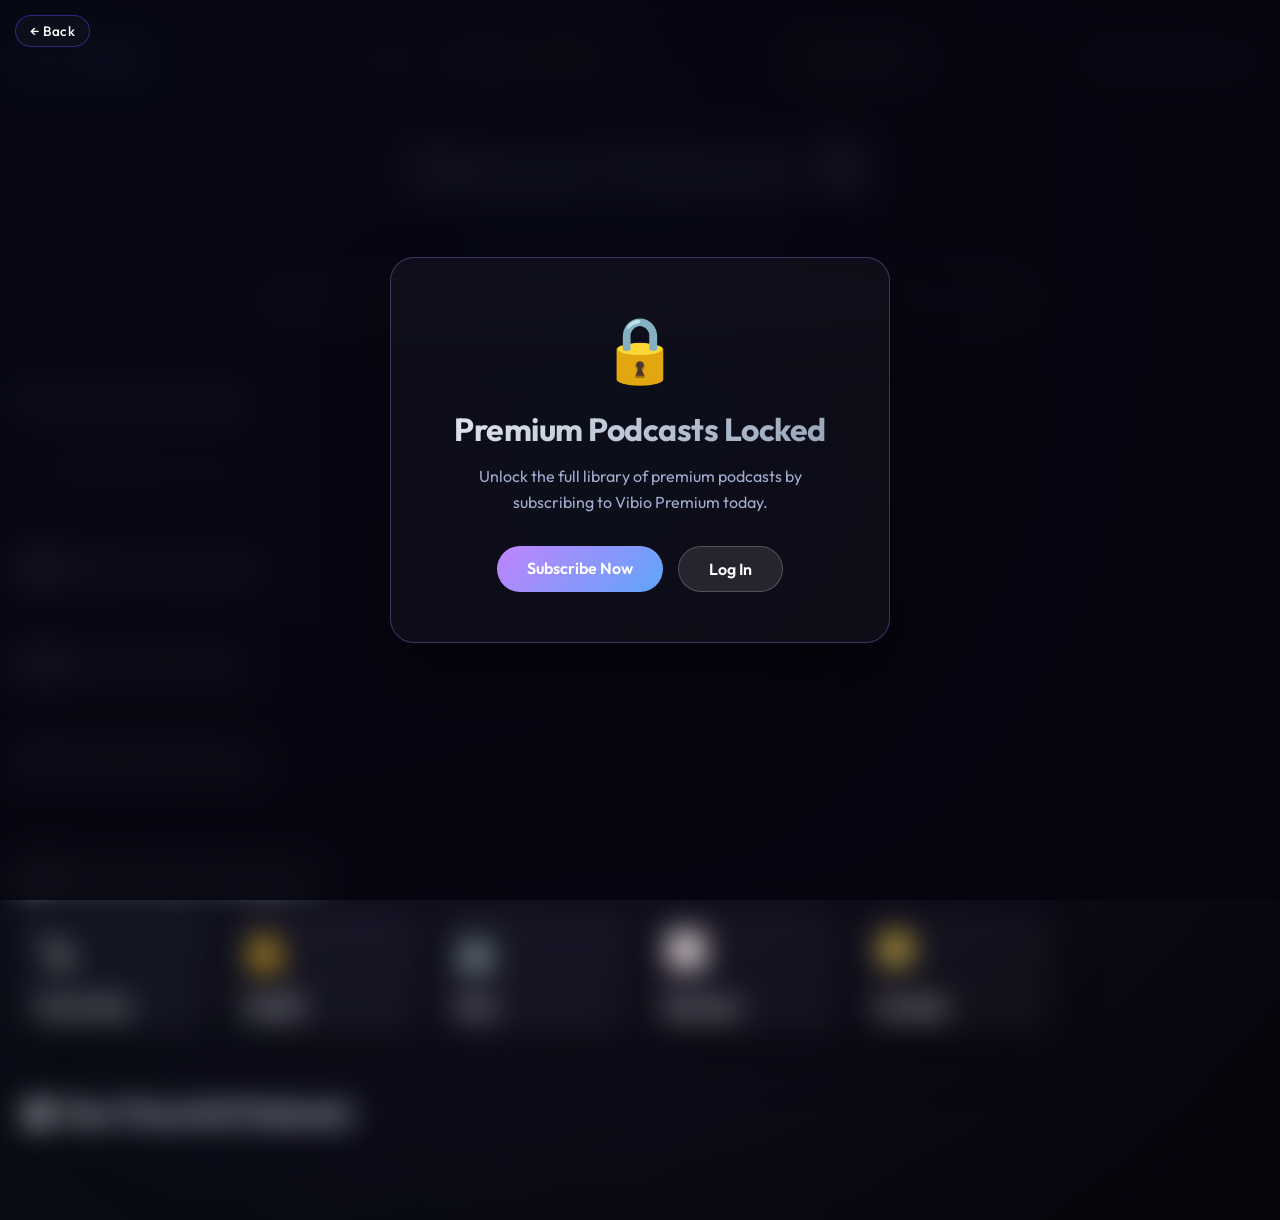
<file: Podcasts.html>
<!DOCTYPE html>
<html lang="en">
<head>
    <meta charset="UTF-8">
    <meta name="viewport" content="width=device-width, initial-scale=1.0, user-scalable=yes">
    <title>Podcasts - Vibio Premium</title>
    <link href="https://fonts.googleapis.com/css2?family=Outfit:wght@300;400;500;600;700;800&display=swap" rel="stylesheet">
    <style>
        * {
            margin: 0;
            padding: 0;
            box-sizing: border-box;
            font-family: 'Outfit', sans-serif;
        }

        body {
            background-color: #050510;
            color: #edeef2;
            min-height: 100vh;
        }

        /* Access Control Overlay */
        #podcast-auth-overlay {
            position: fixed;
            top: 0; left: 0; right: 0; bottom: 0;
            background: rgba(5, 5, 16, 0.85);
            backdrop-filter: blur(15px);
            z-index: 10000;
            display: none; /* Controlled by JS */
            flex-direction: column;
            align-items: center;
            justify-content: center;
            text-align: center;
            padding: 20px;
        }

        .auth-lock-card {
            background: rgba(255,255,255,0.03);
            border: 1px solid rgba(192, 132, 252, 0.3);
            border-radius: 24px;
            padding: 50px;
            max-width: 500px;
            box-shadow: 0 30px 60px rgba(0,0,0,0.5);
            animation: slideUp 0.5s ease;
        }

        @keyframes slideUp {
            from { transform: translateY(50px); opacity: 0; }
            to { transform: translateY(0); opacity: 1; }
        }

        .lock-icon {
            font-size: 4rem;
            margin-bottom: 20px;
        }

        .auth-lock-card h2 {
            font-size: 2rem;
            color: #fff;
            margin-bottom: 15px;
        }

        .auth-lock-card p {
            color: #a2adcf;
            margin-bottom: 30px;
            line-height: 1.6;
        }

        .auth-btn-group {
            display: flex;
            gap: 15px;
            justify-content: center;
        }

        .btn-subscribe {
            background: linear-gradient(135deg, #c084fc, #60a5fa);
            color: #fff;
            text-decoration: none;
            padding: 12px 30px;
            border-radius: 30px;
            font-weight: 600;
            transition: all 0.3s;
        }

        .btn-subscribe:hover {
            transform: translateY(-2px);
            box-shadow: 0 10px 20px rgba(192, 132, 252, 0.4);
        }

        /* Main Content Layout */
        .app-container {
            max-width: 1400px;
            margin: 0 auto;
            padding: 20px;
            transition: filter 0.3s ease;
        }

        .modern-header {
            display: flex;
            justify-content: space-between;
            align-items: center;
            padding: 20px 0;
            margin-bottom: 40px;
            border-bottom: 1px solid rgba(255,255,255,0.05);
        }

        .logo {
            font-size: 1.8rem;
            font-weight: 800;
            background: linear-gradient(135deg, #c084fc, #60a5fa);
            -webkit-background-clip: text;
            color: transparent;
            text-decoration: none;
            display: flex; align-items: center; gap: 10px;
        }

        /* Search Bar */
        .podcast-search-container {
            max-width: 800px;
            margin: 0 auto 50px auto;
            text-align: center;
        }

        .podcast-search-container h1 {
            font-size: 3rem;
            margin-bottom: 20px;
        }

        .search-input-wrapper {
            position: relative;
            width: 100%;
        }

        .search-input-wrapper input {
            width: 100%;
            padding: 20px 30px;
            font-size: 1.2rem;
            border-radius: 40px;
            background: rgba(255,255,255,0.05);
            border: 1px solid rgba(255,255,255,0.1);
            color: #fff;
            outline: none;
            transition: all 0.3s;
            box-shadow: 0 10px 30px rgba(0,0,0,0.2);
        }

        .search-input-wrapper input:focus {
            background: rgba(255,255,255,0.08);
            border-color: #c084fc;
        }

        /* Podcast Grids */
        .section-title {
            font-size: 1.8rem;
            margin-bottom: 20px;
            display: flex; align-items: center; gap: 10px;
        }

        .podcast-grid {
            display: grid;
            grid-template-columns: repeat(auto-fill, minmax(250px, 1fr));
            gap: 20px;
            margin-bottom: 50px;
        }

        .podcast-card {
            background: rgba(255,255,255,0.03);
            border: 1px solid rgba(255,255,255,0.05);
            border-radius: 20px;
            padding: 15px;
            display: flex;
            flex-direction: column;
            gap: 15px;
            transition: all 0.3s;
        }

        .podcast-card:hover {
            transform: translateY(-5px);
            background: rgba(255,255,255,0.05);
            border-color: rgba(192, 132, 252, 0.3);
        }

        .podcast-cover {
            width: 100%;
            aspect-ratio: 1/1;
            border-radius: 12px;
            background-size: cover;
            background-position: center;
            box-shadow: 0 10px 20px rgba(0,0,0,0.3);
        }

        .podcast-info h3 {
            font-size: 1.1rem;
            color: #fff;
            margin-bottom: 5px;
            white-space: nowrap; overflow: hidden; text-overflow: ellipsis;
        }

        .podcast-info p {
            font-size: 0.9rem;
            color: #a2adcf;
            white-space: nowrap; overflow: hidden; text-overflow: ellipsis;
        }

        /* Buttons */
        .fav-btn {
            width: 100%;
            padding: 10px;
            border-radius: 10px;
            border: 1px solid rgba(255,255,255,0.1);
            background: rgba(255,255,255,0.05);
            color: #fff;
            cursor: pointer;
            font-weight: 600;
            transition: all 0.2s;
        }

        .fav-btn:hover { background: rgba(255,255,255,0.1); }
        
        .fav-btn.active {
            background: rgba(239, 68, 68, 0.1);
            border-color: #ef4444;
            color: #ef4444;
        }

        .remove-fav-btn {
            position: absolute;
            top: 10px; right: 10px;
            background: rgba(0,0,0,0.5);
            color: #ef4444;
            border: none;
            width: 30px; height: 30px;
            border-radius: 50%;
            cursor: pointer;
            display: none;
        }
        .bento-style { position: relative; }
        .bento-style:hover .remove-fav-btn { display: block; }
        
        @media (max-width: 850px) {
            .modern-header {
                flex-direction: column;
                gap: 15px;
            }
            .nav-links {
                flex-wrap: wrap;
                justify-content: center;
            }
            .podcast-search-container h1 {
                font-size: 2rem;
            }
            .search-input-wrapper input {
                font-size: 1rem;
                padding: 15px 20px;
            }
        }
        @media (max-width: 600px) {
            .podcast-grid {
                grid-template-columns: repeat(auto-fill, minmax(160px, 1fr));
            }
            .auth-lock-card {
                padding: 30px 20px;
            }
            .auth-btn-group {
                flex-direction: column;
                gap: 10px;
            }
        }
    </style>
    <link rel="stylesheet" href="theme.css">
    <link rel="stylesheet" href="search.css"> <!-- For toast styles -->
</head>
<body>
    
    <!-- Locked Overlay for Non-Subscribers -->
    <div id="podcast-auth-overlay">
        <div class="auth-lock-card">
            <div class="lock-icon">🔒</div>
            <h2>Premium Podcasts</h2>
            <p>Listen to top-tier podcasts, save your favorites, and enjoy ad-free listening. Sign up or Log in to unlock this feature.</p>
            <div class="auth-btn-group">
                <a href="NewSignUp.html" class="btn-subscribe">Sign Up / Subscribe</a>
                <a href="newLoginPage.html" class="btn-subscribe" style="background: rgba(255,255,255,0.1); border: 1px solid rgba(255,255,255,0.2);">Log In</a>
            </div>
        </div>
    </div>

    <!-- Main Content -->
    <div class="app-container" id="podcast-main-content">
        <header class="modern-header">
            <a href="index.html" class="logo">
                <span>🎧</span> VIBIO
            </a>
            <nav class="nav-links" style="display: flex; gap: 20px;">
                <a href="index.html" style="color: #a2adcf; text-decoration: none; font-weight: 600;">Home</a>
                <a href="Playlist.html" style="color: #a2adcf; text-decoration: none; font-weight: 600;">Playlists</a>
                <a href="Podcasts.html" style="color: #fff; text-decoration: none; font-weight: 600;">🎙️ Podcasts</a>
                <a href="Poem.html" style="color: #a2adcf; text-decoration: none; font-weight: 600;">📜 Poems</a>
            </nav>
            <div style="font-weight: 600; color: #c084fc;">Premium Member Area</div>
        </header>

        <div class="podcast-search-container">
            <h1>Discover Podcasts 🎙️</h1>
            <p style="color: #a2adcf; margin-bottom: 30px;">Search millions of podcasts from Apple iTunes</p>
            <div class="search-input-wrapper">
                <input type="text" id="podcast-search-input" placeholder="Search for Joe Rogan, Huberman, True Crime...">
            </div>
        </div>

        <h2 class="section-title">🔍 Search Results</h2>
        <div class="podcast-grid" id="podcast-search-results">
            <div style="color:var(--text-muted); padding:20px;">Start typing above to search...</div>
        </div>

        <h2 class="section-title">🌍 Global Legends</h2>
        <div class="podcast-grid" id="global-legends-grid" style="margin-bottom: 40px;"></div>

        <h2 class="section-title">🇮🇳 Desi Favorites</h2>
        <div class="podcast-grid" id="desi-favorites-grid" style="margin-bottom: 40px;"></div>

        <h2 class="section-title">🚀 Tech & Business</h2>
        <div class="podcast-grid" id="tech-business-grid" style="margin-bottom: 60px;"></div>

        <h2 class="section-title">📂 Browse by Category</h2>
        <div class="podcast-grid" style="grid-template-columns: repeat(auto-fill, minmax(180px, 1fr)); margin-bottom: 60px;">
            <div class="podcast-card" style="background: linear-gradient(135deg, #ef4444, #f87171); cursor: pointer;" onclick="searchByGenre('True Crime')">
                <div style="font-size: 2rem;">🔪</div>
                <h3 style="margin-top: 10px;">True Crime</h3>
            </div>
            <div class="podcast-card" style="background: linear-gradient(135deg, #10b981, #34d399); cursor: pointer;" onclick="searchByGenre('Health & Fitness')">
                <div style="font-size: 2rem;">💪</div>
                <h3 style="margin-top: 10px;">Health</h3>
            </div>
            <div class="podcast-card" style="background: linear-gradient(135deg, #3b82f6, #60a5fa); cursor: pointer;" onclick="searchByGenre('Technology')">
                <div style="font-size: 2rem;">💻</div>
                <h3 style="margin-top: 10px;">Tech</h3>
            </div>
            <div class="podcast-card" style="background: linear-gradient(135deg, #f59e0b, #fbbf24); cursor: pointer;" onclick="searchByGenre('Business')">
                <div style="font-size: 2rem;">📈</div>
                <h3 style="margin-top: 10px;">Business</h3>
            </div>
            <div class="podcast-card" style="background: linear-gradient(135deg, #8b5cf6, #a78bfa); cursor: pointer;" onclick="searchByGenre('Comedy')">
                <div style="font-size: 2rem;">😂</div>
                <h3 style="margin-top: 10px;">Comedy</h3>
            </div>
        </div>

        <script>
            // Categorized creators
            const creatorSections = {
                'global-legends-grid': [
                    { name: "Joe Rogan", sub: "The Joe Rogan Experience" },
                    { name: "Huberman Lab", sub: "Andrew Huberman" },
                    { name: "Lex Fridman", sub: "Lex Fridman Podcast" },
                    { name: "Tim Ferriss", sub: "The Tim Ferriss Show" },
                    { name: "Diary of a CEO", sub: "Steven Bartlett" }
                ],
                'desi-favorites-grid': [
                    { name: "The Ranveer Show", sub: "BeerBiceps" },
                    { name: "Dostcast", sub: "Vinamre Kasana" },
                    { name: "Raj Shamani", sub: "Figuring Out" },
                    { name: "The Desi Crime Podcast", sub: "Desi Crime" },
                    { name: "Untriggered", sub: "Untriggered with Aminjaz" }
                ],
                'tech-business-grid': [
                    { name: "All-In Podcast", sub: "Chamath, Jason, Sacks & Friedberg" },
                    { name: "My First Million", sub: "Sam Parr & Shaan Puri" },
                    { name: "Masters of Scale", sub: "Reid Hoffman" },
                    { name: "Hard Fork", sub: "New York Times" }
                ]
            };

            async function renderAllFeatured() {
                for (const [gridId, creators] of Object.entries(creatorSections)) {
                    const grid = document.getElementById(gridId);
                    if (!grid) continue;
                    grid.innerHTML = '';

                    for (const creator of creators) {
                        try {
                            const response = await fetch(`https://itunes.apple.com/search?term=${encodeURIComponent(creator.name)}&entity=podcast&limit=1`);
                            const data = await response.json();
                            
                            if (data.results.length > 0) {
                                const pod = data.results[0];
                                const isFav = window.PodcastManager.isFavorite(pod.collectionId);
                                
                                const card = document.createElement('div');
                                card.className = 'podcast-card-wrapper';
                                card.style.position = 'relative';
                                card.innerHTML = `
                                    <a href="MemberPodcasts.html?creator=${encodeURIComponent(creator.name)}" style="text-decoration: none;">
                                        <div class="podcast-card">
                                            <div class="podcast-cover" style="background-image: url('${pod.artworkUrl600}');"></div>
                                            <div class="podcast-info">
                                                <h3>${pod.collectionName}</h3>
                                                <p>${pod.artistName}</p>
                                            </div>
                                        </div>
                                    </a>
                                    <button class="fav-btn ${isFav ? 'active' : ''}" 
                                            style="margin-top: 10px;" 
                                            onclick="toggleShowFavorite(this, ${JSON.stringify(pod).replace(/"/g, '&quot;')})">
                                        ${isFav ? '❤️ Favorited' : '🤍 Favorite Show'}
                                    </button>
                                `;
                                grid.appendChild(card);
                            }
                        } catch (e) { console.error(e); }
                    }
                }
            }

            function searchByGenre(genre) {
                const input = document.getElementById('podcast-search-input');
                if (input) {
                    input.value = genre;
                    input.dispatchEvent(new Event('input'));
                    input.scrollIntoView({ behavior: 'smooth' });
                }
            }

            function toggleShowFavorite(btn, pod) {
                const uniqueId = pod.collectionId;
                if (window.PodcastManager.isFavorite(uniqueId)) {
                    window.PodcastManager.removeFavorite(uniqueId);
                    btn.innerHTML = '🤍 Favorite Show';
                    btn.classList.remove('active');
                } else {
                    const podData = {
                        collectionId: pod.collectionId,
                        collectionName: pod.collectionName,
                        artistName: pod.artistName,
                        artworkUrl: pod.artworkUrl600 || pod.artworkUrl100,
                        feedUrl: pod.feedUrl
                    };
                    window.PodcastManager.addFavorite(podData);
                    btn.innerHTML = '❤️ Favorited';
                    btn.classList.add('active');
                }
                // Refresh favorites grid if it exists
                if (typeof renderFavorites === 'function') renderFavorites();
                // If on search page, the search.js might handle the toast
                const toast = document.getElementById('pod-toast');
                if (toast) {
                    toast.textContent = btn.classList.contains('active') ? 'Added to favorites! 🎉' : 'Removed from favorites 🗑️';
                    toast.classList.add('show');
                    setTimeout(() => toast.classList.remove('show'), 3000);
                }
            }
            renderAllFeatured();
        </script>

        <h2 class="section-title">⭐ Your Favorite Podcasts</h2>
        <div class="podcast-grid" id="favorite-podcasts-grid">
            <!-- Rendered by JS -->
        </div>
    </div>

    <script src="theme.js"></script>
    <script src="podcast_manager.js"></script>
    <script src="podcast_search.js"></script>
</body>
</html>
</file>
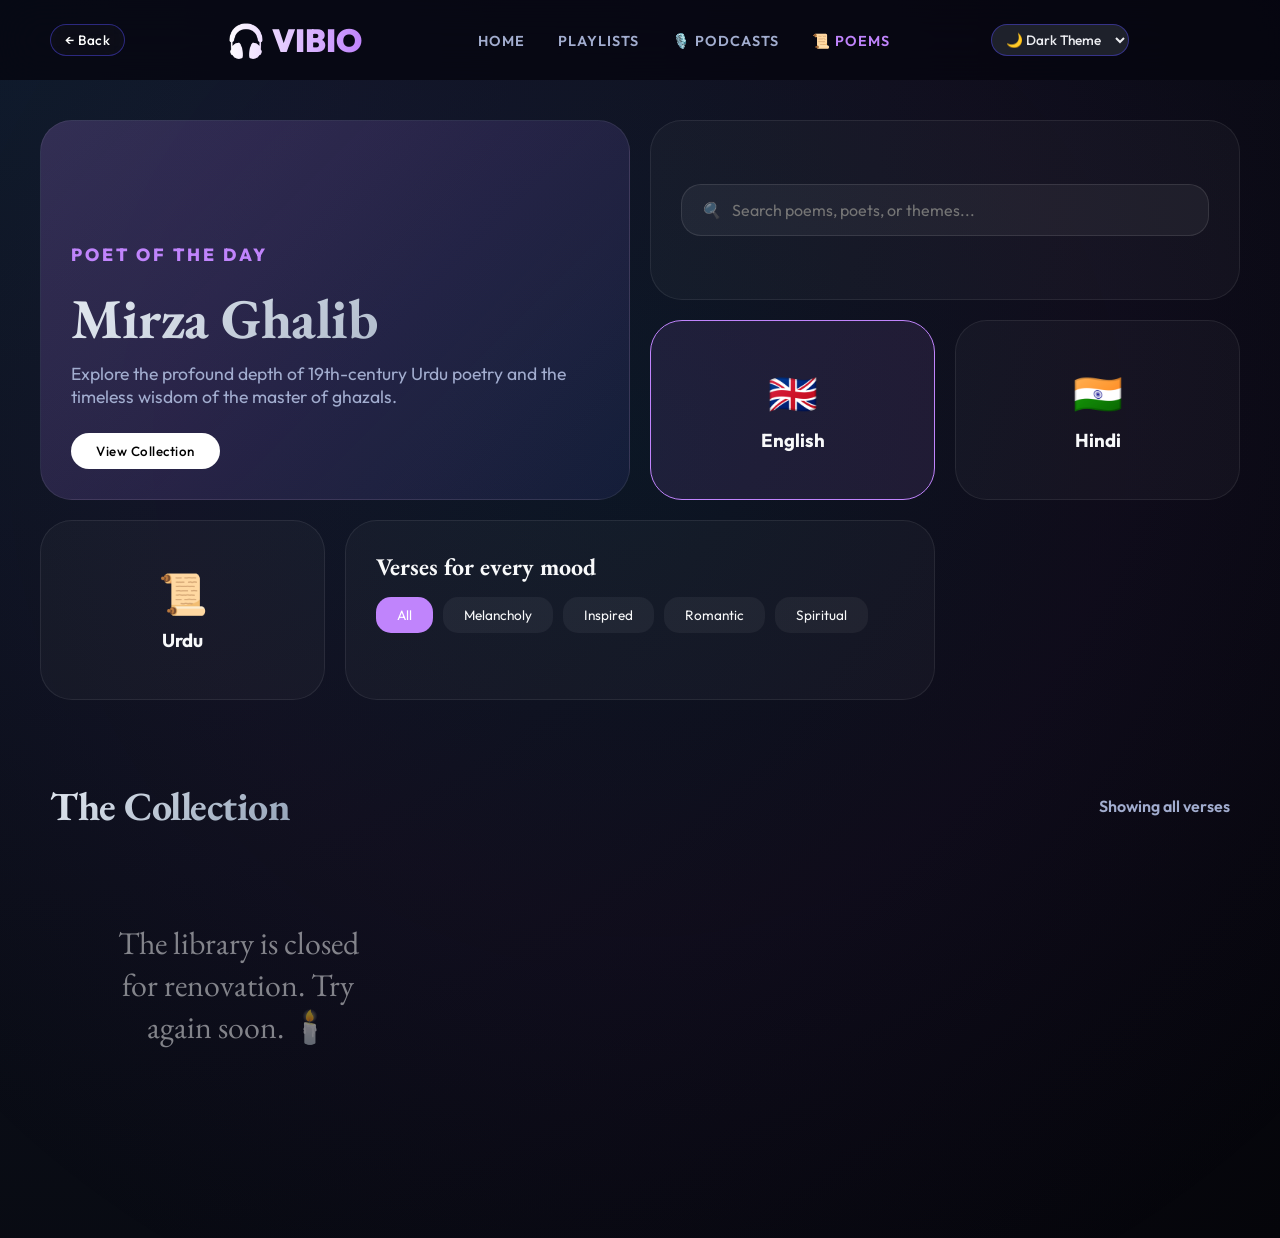
<file: Poem.html>
<!DOCTYPE html>
<html lang="en">
<head>
    <meta charset="UTF-8">
    <meta name="viewport" content="width=device-width, initial-scale=1.0">
    <title>🎙️ Premium Audio Poems - Vibio</title>
    <link href="https://fonts.googleapis.com/css2?family=Outfit:wght@300;400;500;600;700;800&family=Playfair+Display:ital,wght@0,400;0,700;1,400&display=swap" rel="stylesheet">
    <link rel="stylesheet" href="theme.css">
    <script src="https://code.responsivevoice.org/responsivevoice.js?key=YOUR_API_KEY_PLACEHOLDER"></script>
    <link href="https://fonts.googleapis.com/css2?family=Outfit:wght@300;400;500;600;700;800&family=EB+Garamond:ital,wght@0,400;0,700;1,400;1,700&display=swap" rel="stylesheet">
    <style>
        :root {
            --primary: #c084fc;
            --secondary: #6366f1;
            --accent: #f472b6;
            --bg: #050510;
            --card-bg: rgba(255, 255, 255, 0.03);
            --glass: rgba(255, 255, 255, 0.05);
        }

        * { margin: 0; padding: 0; box-sizing: border-box; font-family: 'Outfit', sans-serif; }
        
        body {
            background-color: var(--bg);
            color: #edeef2;
            min-height: 100vh;
            overflow-x: hidden;
            padding-bottom: 120px;
        }

        /* Modern Navigation */
        .header {
            display: flex;
            justify-content: space-between;
            align-items: center;
            padding: 20px 50px;
            background: rgba(5, 5, 16, 0.8);
            backdrop-filter: blur(20px);
            position: sticky;
            top: 0;
            z-index: 1000;
        }

        .logo {
            font-size: 2rem;
            font-weight: 900;
            background: linear-gradient(to right, #fff, var(--primary));
            -webkit-background-clip: text;
            color: transparent;
            text-decoration: none;
        }

        .nav-links a {
            color: #a2adcf;
            text-decoration: none;
            margin-left: 30px;
            font-weight: 600;
            font-size: 0.9rem;
            text-transform: uppercase;
            letter-spacing: 1px;
            transition: 0.3s;
        }

        .nav-links a:hover, .nav-links a.active {
            color: var(--primary);
        }

        /* Bento Hero */
        .bento-container {
            max-width: 1400px;
            margin: 40px auto;
            display: grid;
            grid-template-columns: repeat(4, 1fr);
            grid-auto-rows: minmax(180px, auto);
            gap: 20px;
            padding: 0 40px;
        }

        .bento-item {
            background: var(--card-bg);
            border: 1px solid rgba(255, 255, 255, 0.08);
            border-radius: 32px;
            padding: 30px;
            position: relative;
            overflow: hidden;
            transition: all 0.4s cubic-bezier(0.175, 0.885, 0.32, 1.275);
        }

        .bento-item:hover {
            transform: scale(1.02);
            border-color: var(--primary);
            background: rgba(255, 255, 255, 0.06);
        }

        /* Spotlight Card (Large) */
        .item-spotlight {
            grid-column: span 2;
            grid-row: span 2;
            background: linear-gradient(135deg, rgba(192, 132, 252, 0.2), rgba(99, 102, 241, 0.1));
            display: flex;
            flex-direction: column;
            justify-content: flex-end;
        }

        .spotlight-content h1 {
            font-family: 'EB Garamond', serif;
            font-size: 3.5rem;
            line-height: 1;
            margin-bottom: 15px;
        }

        .spotlight-content p {
            font-size: 1.1rem;
            color: #a2adcf;
            margin-bottom: 25px;
        }

        /* Search Card */
        .item-search {
            grid-column: span 2;
            display: flex;
            align-items: center;
            gap: 20px;
        }

        .search-wrap {
            position: relative;
            flex: 1;
        }

        .search-wrap input {
            width: 100%;
            background: rgba(255,255,255,0.05);
            border: 1px solid rgba(255,255,255,0.1);
            padding: 15px 25px 15px 50px;
            border-radius: 20px;
            color: white;
            outline: none;
            font-size: 1rem;
        }

        .search-wrap i {
            position: absolute;
            left: 20px;
            top: 50%;
            transform: translateY(-50%);
            opacity: 0.5;
        }

        /* Mood Selection */
        .item-moods {
            grid-column: span 2;
        }

        .mood-chips {
            display: flex;
            flex-wrap: wrap;
            gap: 10px;
            margin-top: 15px;
        }

        .mood-chip {
            background: rgba(255,255,255,0.05);
            padding: 8px 20px;
            border-radius: 15px;
            font-size: 0.85rem;
            cursor: pointer;
            transition: 0.3s;
            border: 1px solid transparent;
        }

        .mood-chip:hover, .mood-chip.active {
            background: var(--primary);
            color: white;
        }

        /* Language Selectors */
        .item-lang {
            grid-column: span 1;
            display: flex;
            flex-direction: column;
            justify-content: center;
            align-items: center;
            text-align: center;
            gap: 10px;
            cursor: pointer;
        }

        .item-lang.active {
            border-color: var(--primary);
            background: rgba(192, 132, 252, 0.1);
        }

        .lang-icon { font-size: 2.5rem; }

        /* Poem Grid (Main Collection) */
        .collection-header {
            padding: 40px 50px 20px;
            display: flex;
            justify-content: space-between;
            align-items: center;
        }

        .collection-header h2 {
            font-family: 'EB Garamond', serif;
            font-size: 2.5rem;
        }

        .poem-grid {
            display: grid;
            grid-template-columns: repeat(auto-fill, minmax(320px, 1fr));
            gap: 25px;
            padding: 20px 50px;
        }

        .poem-card {
            background: var(--card-bg);
            border-radius: 24px;
            padding: 30px;
            border: 1px solid rgba(255, 255, 255, 0.05);
            display: flex;
            flex-direction: column;
            gap: 15px;
            transition: 0.3s;
        }

        .poem-card:hover {
            border-color: var(--primary);
            background: rgba(255, 255, 255, 0.06);
            transform: translateY(-5px);
        }

        .poem-card .p-meta {
            font-size: 0.75rem;
            text-transform: uppercase;
            color: var(--primary);
            font-weight: 800;
            letter-spacing: 2px;
        }

        .poem-card .p-title {
            font-family: 'EB Garamond', serif;
            font-size: 1.8rem;
            line-height: 1.2;
        }

        .poem-card .p-excerpt {
            font-size: 1rem;
            color: #a2adcf;
            font-style: italic;
            display: -webkit-box;
            -webkit-line-clamp: 2;
            -webkit-box-orient: vertical;
            overflow: hidden;
        }

        .btn-play-verse {
            width: fit-content;
            background: white;
            color: black;
            padding: 10px 25px;
            border-radius: 15px;
            font-weight: 700;
            border: none;
            cursor: pointer;
            display: flex;
            align-items: center;
            gap: 10px;
            margin-top: 10px;
        }

        /* Mini Player Overlay */
        .mini-player {
            position: fixed;
            bottom: 30px;
            right: 30px;
            width: 350px;
            background: rgba(18, 18, 30, 0.9);
            backdrop-filter: blur(30px);
            border: 1px solid rgba(255, 255, 255, 0.1);
            border-radius: 24px;
            padding: 20px;
            display: none;
            z-index: 2000;
            box-shadow: 0 20px 40px rgba(0,0,0,0.5);
            animation: slideIn 0.5s ease;
        }

        @keyframes slideIn { from { transform: translateX(50px); opacity: 0; } to { transform: translateX(0); opacity: 1; } }

        .mini-player.active { display: block; }

        .m-header { display: flex; align-items: center; gap: 15px; margin-bottom: 15px; }
        .m-art { width: 50px; height: 50px; background: var(--primary); border-radius: 12px; display: flex; align-items: center; justify-content: center; font-size: 1.5rem; }
        .m-info h4 { font-size: 1rem; margin-bottom: 2px; }
        .m-info p { font-size: 0.75rem; color: #a2adcf; }

        .m-controls { display: flex; justify-content: center; gap: 15px; }
        .m-btn { background: rgba(255,255,255,0.05); border: none; color: white; width: 40px; height: 40px; border-radius: 50%; cursor: pointer; display: flex; align-items: center; justify-content: center; }
        .m-btn:hover { background: var(--primary); }

        .loading-shimmer {
            text-align: center;
            padding: 50px;
            opacity: 0.5;
            font-family: 'EB Garamond', serif;
            font-size: 2rem;
        }

        @media (max-width: 900px) {
            .bento-container {
                grid-template-columns: repeat(2, 1fr);
                padding: 0 20px;
            }
            .header {
                flex-direction: column;
                padding: 20px;
            }
            .nav-links {
                margin-top: 15px;
                display: flex;
                flex-wrap: wrap;
                justify-content: center;
            }
            .nav-links a {
                margin: 5px 15px;
            }
        }

        @media (max-width: 600px) {
            .bento-container {
                grid-template-columns: 1fr;
            }
            .item-spotlight, .item-search, .item-moods {
                grid-column: span 1;
            }
            .item-lang {
                grid-column: span 1;
            }
            .poem-grid {
                grid-template-columns: 1fr;
                padding: 20px;
            }
            .collection-header {
                padding: 20px;
                flex-direction: column;
                align-items: flex-start;
                gap: 10px;
            }
            .mini-player {
                width: calc(100% - 40px);
                right: 20px;
                bottom: 20px;
            }
        }
    </style>
</head>
<body>
    
    <!-- <div id="poem-lock-overlay">
        <div class="lock-card">
            <h2>🎙️ Premium Audio Poems</h2>
            <p>Listen to the world's most beautiful verses read by high-fidelity AI voices. Subscribe to unlock our full listening lounge.</p>
            <a href="index.html#subscribeNowBtn" class="btn-subscribe-now">Go to Subscribe</a>
        </div>
    </div> -->

    <header class="header">
        <a href="index.html" class="logo">🎧 VIBIO</a>
        <nav class="nav-links">
            <a href="index.html">Home</a>
            <a href="Playlist.html">Playlists</a>
            <a href="Podcasts.html">🎙️ Podcasts</a>
            <a href="Poem.html" class="active">📜 Poems</a>
        </nav>
        <div class="auth-buttons"></div>
    </header>

    <div class="bento-container">
        <!-- Spotlight Card -->
        <div class="bento-item item-spotlight">
            <div class="spotlight-content">
                <p style="text-transform: uppercase; letter-spacing: 3px; font-weight: 800; color: var(--primary);">Poet of the Day</p>
                <h1>Mirza Ghalib</h1>
                <p>Explore the profound depth of 19th-century Urdu poetry and the timeless wisdom of the master of ghazals.</p>
                <button class="btn-play-verse" onclick="searchPoet('Mirza Ghalib')">View Collection</button>
            </div>
        </div>

        <!-- Search Card -->
        <div class="bento-item item-search">
            <div class="search-wrap">
                <i>🔍</i>
                <input type="text" id="poemSearch" placeholder="Search poems, poets, or themes...">
            </div>
        </div>

        <!-- Language Tabs -->
        <div class="bento-item item-lang active" data-language="english">
            <span class="lang-icon">🇬🇧</span>
            <h3>English</h3>
        </div>
        <div class="bento-item item-lang" data-language="hindi">
            <span class="lang-icon">🇮🇳</span>
            <h3>Hindi</h3>
        </div>
        <div class="bento-item item-lang" data-language="urdu">
            <span class="lang-icon">📜</span>
            <h3>Urdu</h3>
        </div>

        <!-- Moods Card -->
        <div class="bento-item item-moods">
            <h3 style="font-family: 'EB Garamond', serif; font-size: 1.5rem;">Verses for every mood</h3>
            <div class="mood-chips">
                <div class="mood-chip active" data-mood="all">All</div>
                <div class="mood-chip" data-mood="melancholy">Melancholy</div>
                <div class="mood-chip" data-mood="inspired">Inspired</div>
                <div class="mood-chip" data-mood="romantic">Romantic</div>
                <div class="mood-chip" data-mood="spiritual">Spiritual</div>
            </div>
        </div>
    </div>

    <div class="collection-header">
        <h2>The Collection</h2>
        <p id="resultCount" style="color: #a2adcf; font-weight: 600;">Showing all verses</p>
    </div>

    <div id="poemContainer" class="poem-grid">
        <div class="loading-shimmer">Curating your experience...</div>
    </div>

    <!-- Mini Player -->
    <div id="miniPlayer" class="mini-player">
        <div class="m-header">
            <div class="m-art">🎙️</div>
            <div class="m-info">
                <h4 id="mTitle">Select a Poem</h4>
                <p id="mAuthor">Ready to narrate</p>
            </div>
        </div>
        <div class="m-controls">
            <button id="mPlayPause" class="m-btn">▶</button>
            <button id="mStop" class="m-btn" style="color: #ef4444;">✖</button>
        </div>
    </div>

    <script src="theme.js"></script>
    <script src="auth_greeting.js"></script>
    <script src="hindi_poems.js"></script>
    <script>
        const synth = window.speechSynthesis;
        let currentLanguage = 'english';
        let currentMood = 'all';
        let allCurrentPoems = [];

        document.addEventListener('DOMContentLoaded', () => {
            fetchPoems();

            // Language switching (Bento style)
            document.querySelectorAll('.item-lang').forEach(item => {
                item.addEventListener('click', () => {
                    document.querySelectorAll('.item-lang').forEach(i => i.classList.remove('active'));
                    item.classList.add('active');
                    currentLanguage = item.dataset.language;
                    fetchPoems();
                });
            });

            // Mood switching
            document.querySelectorAll('.mood-chip').forEach(chip => {
                chip.addEventListener('click', () => {
                    document.querySelectorAll('.mood-chip').forEach(c => c.classList.remove('active'));
                    chip.classList.add('active');
                    currentMood = chip.dataset.mood;
                    filterAndRender();
                });
            });

            // Search
            document.getElementById('poemSearch').addEventListener('input', (e) => {
                filterAndRender(e.target.value.toLowerCase());
            });

            // Player controls
            document.getElementById('mPlayPause').onclick = togglePlayback;
            document.getElementById('mStop').onclick = stopPlayback;
        });

        async function fetchPoems() {
            const container = document.getElementById('poemContainer');
            container.innerHTML = '<div class="loading-shimmer">Consulting the archives...</div>';
            
            try {
                if (currentLanguage === 'english') {
                    const res = await fetch(`https://poetrydb.org/poemcount/15`);
                    const data = await res.json();
                    allCurrentPoems = data;
                } else {
                    allCurrentPoems = window.HINDI_POEMS.filter(p => 
                        currentLanguage === 'hindi' ? p.category === 'hindi' : p.category === 'urdu'
                    );
                }
                filterAndRender();
            } catch (e) {
                container.innerHTML = '<div class="loading-shimmer">The library is closed for renovation. Try again soon. 🕯️</div>';
            }
        }

        function filterAndRender(searchTerm = '') {
            let filtered = allCurrentPoems;

            if (searchTerm) {
                filtered = filtered.filter(p => 
                    p.title.toLowerCase().includes(searchTerm) || 
                    p.author.toLowerCase().includes(searchTerm)
                );
            }

            // Pseudo-mood filtering (since APIs don't always provide it)
            if (currentMood !== 'all') {
                const moodKeywords = {
                    melancholy: ['death', 'sad', 'dark', 'night', 'lost', 'gham', 'dard'],
                    romantic: ['love', 'heart', 'beauty', 'eyes', 'mohabbat', 'dil'],
                    inspired: ['life', 'hope', 'rise', 'fire', 'zindagi', 'koshish'],
                    spiritual: ['god', 'soul', 'heaven', 'peace', 'bhagwan', 'khuda']
                };
                const keys = moodKeywords[currentMood];
                filtered = filtered.filter(p => {
                    const text = (p.title + p.lines.join(' ')).toLowerCase();
                    return keys.some(k => text.includes(k));
                });
            }

            renderPoems(filtered);
            document.getElementById('resultCount').textContent = `Showing ${filtered.length} verses`;
        }

        function renderPoems(poems) {
            const container = document.getElementById('poemContainer');
            if (poems.length === 0) {
                container.innerHTML = '<div class="loading-shimmer" style="font-size: 1.2rem;">No matches found for your current vibe. 🕯️</div>';
                return;
            }

            container.innerHTML = poems.map(poem => `
                <div class="poem-card">
                    <div class="p-meta">${poem.author}</div>
                    <div class="p-title">${poem.title}</div>
                    <p class="p-excerpt">${poem.lines.slice(0, 2).join(' ')}...</p>
                    <button class="btn-play-verse" onclick="startNarration('${poem.title.replace(/'/g, "\\'")}', '${poem.author.replace(/'/g, "\\'")}', '${poem.lines.join(' ').replace(/'/g, "\\'")}')">
                        <span>▶</span> Listen
                    </button>
                </div>
            `).join('');
        }

        function startNarration(title, author, text) {
            stopPlayback();
            
            const player = document.getElementById('miniPlayer');
            document.getElementById('mTitle').textContent = title;
            document.getElementById('mAuthor').textContent = author;
            player.classList.add('active');

            const utterance = new SpeechSynthesisUtterance(text);
            const voices = synth.getVoices();
            
            let selectedVoice = voices.find(v => v.lang.includes(currentLanguage === 'hindi' ? 'hi' : 'en') && v.name.includes('Google')) ||
                                voices.find(v => v.lang.includes(currentLanguage === 'hindi' ? 'hi' : 'en') && v.name.includes('Female')) ||
                                voices[0];
            
            utterance.voice = selectedVoice;
            utterance.rate = 0.9;
            utterance.onend = stopPlayback;
            
            window.currentUtterance = utterance;
            synth.speak(utterance);
            document.getElementById('mPlayPause').textContent = '⏸';
        }

        function togglePlayback() {
            if (synth.speaking) {
                if (synth.paused) {
                    synth.resume();
                    document.getElementById('mPlayPause').textContent = '⏸';
                } else {
                    synth.pause();
                    document.getElementById('mPlayPause').textContent = '▶';
                }
            }
        }

        function stopPlayback() {
            synth.cancel();
            document.getElementById('miniPlayer').classList.remove('active');
        }

        function searchPoet(name) {
            document.getElementById('poemSearch').value = name;
            filterAndRender(name.toLowerCase());
        }
    </script>
</body>
</html>
</file>
<file: theme.css>
/* =========================================================
   ULTRA-PREMIUM BEAUTIFUL DESIGN SYSTEMS
   Luxurious, Architectural, and Ethereal Aesthetics
   ========================================================= */

/* --- GLOBAL PREMIUM TYPOGRAPHY & SMOOTHING --- */
body {
    -webkit-font-smoothing: antialiased;
    -moz-osx-font-smoothing: grayscale;
    transition: background 0.6s cubic-bezier(0.4, 0, 0.2, 1), color 0.6s cubic-bezier(0.4, 0, 0.2, 1);
}

/* Base Card Styles (Shared across all themes for elegant rounding) */
.music-card, .playlist-card, .bento-card, .podcast-card, .glass-card, .auth-lock-card, .create-card, .preview-card {
    border-radius: 24px !important;
    transition: all 0.4s cubic-bezier(0.16, 1, 0.3, 1) !important;
    overflow: hidden;
}

/* Beautiful Pill Buttons */
button, .btn-login, .btn-signup, .btn-premium, .create-btn, .fav-btn {
    border-radius: 30px !important;
    font-weight: 500 !important;
    letter-spacing: 0.5px !important;
    transition: all 0.3s ease !important;
}

/* --- 1. DEFAULT DARK THEME: MIDNIGHT AURORA --- */
body:not(.theme-light):not(.theme-neon) {
    background: radial-gradient(circle at top left, #0d1b2a, #0b0f19, #05050a) !important;
    color: #f8f9fa !important;
    position: relative;
    z-index: 1;
}

/* Subtle Aurora Gradient Overlay */
body:not(.theme-light):not(.theme-neon)::before {
    content: '';
    position: fixed;
    top: -50%; left: -50%; width: 200%; height: 200%;
    background: radial-gradient(circle at center, rgba(30, 136, 229, 0.05) 0%, rgba(142, 36, 170, 0.05) 30%, transparent 60%);
    z-index: -1;
    animation: rotateAurora 40s linear infinite;
    pointer-events: none;
}

@keyframes rotateAurora {
    from { transform: rotate(0deg); }
    to { transform: rotate(360deg); }
}

/* Premium Frosted Glass Cards */
body:not(.theme-light):not(.theme-neon) .music-card,
body:not(.theme-light):not(.theme-neon) .playlist-card,
body:not(.theme-light):not(.theme-neon) .bento-card,
body:not(.theme-light):not(.theme-neon) .podcast-card,
body:not(.theme-light):not(.theme-neon) .glass-card {
    background: rgba(255, 255, 255, 0.03) !important;
    backdrop-filter: blur(25px) saturate(180%) !important;
    -webkit-backdrop-filter: blur(25px) saturate(180%) !important;
    border: 1px solid rgba(255, 255, 255, 0.05) !important;
    box-shadow: 0 20px 40px rgba(0, 0, 0, 0.3), inset 0 1px 0 rgba(255, 255, 255, 0.1) !important; /* Top edge light reflection */
}

body:not(.theme-light):not(.theme-neon) .music-card:hover,
body:not(.theme-light):not(.theme-neon) .bento-card:hover {
    transform: translateY(-8px) scale(1.02) !important;
    background: rgba(255, 255, 255, 0.05) !important;
    box-shadow: 0 30px 50px rgba(0, 0, 0, 0.4), inset 0 1px 0 rgba(255, 255, 255, 0.2) !important;
    border-color: rgba(255, 255, 255, 0.1) !important;
}

/* Elegant Text */
body:not(.theme-light):not(.theme-neon) h1,
body:not(.theme-light):not(.theme-neon) h2 {
    background: linear-gradient(135deg, #e2e8f0, #94a3b8) !important;
    -webkit-background-clip: text !important;
    color: transparent !important;
    letter-spacing: -0.5px !important;
}


/* --- 2. LIGHT THEME: PORCELAIN & SILK --- */
body.theme-light {
    background: #f8f9fc !important; /* Extremely soft, airy off-white */
    color: #1e293b !important;
}

/* Soft, Airy Cards */
body.theme-light .music-card,
body.theme-light .playlist-card,
body.theme-light .bento-card,
body.theme-light .podcast-card,
body.theme-light .glass-card,
body.theme-light .auth-lock-card,
body.theme-light .header {
    background: rgba(255, 255, 255, 0.7) !important;
    backdrop-filter: blur(20px) !important;
    -webkit-backdrop-filter: blur(20px) !important;
    border: 1px solid rgba(255, 255, 255, 1) !important;
    box-shadow: 0 15px 35px rgba(15, 23, 42, 0.04) !important; /* Extremely soft, diffused shadow */
    color: #1e293b !important;
}

body.theme-light .music-card:hover,
body.theme-light .bento-card:hover {
    transform: translateY(-8px) !important;
    box-shadow: 0 25px 45px rgba(15, 23, 42, 0.08) !important;
    border-color: rgba(255, 255, 255, 1) !important;
}

/* Beautiful Typography */
body.theme-light h1,
body.theme-light h2,
body.theme-light h3,
body.theme-light .logo {
    color: #0f172a !important;
    letter-spacing: -0.5px !important;
    text-shadow: none !important;
    background: none !important;
    -webkit-text-fill-color: #0f172a !important;
}

body.theme-light p {
    color: #64748b !important;
}

/* Elegant Inputs and Buttons */
body.theme-light input,
body.theme-light .theme-select {
    background: rgba(255, 255, 255, 0.9) !important;
    color: #0f172a !important;
    border: 1px solid rgba(226, 232, 240, 1) !important;
    box-shadow: inset 0 2px 4px rgba(0,0,0,0.02) !important;
}

body.theme-light input:focus {
    border-color: #cbd5e1 !important;
    box-shadow: 0 0 0 3px rgba(241, 245, 249, 1) !important;
}

body.theme-light .btn-premium,
body.theme-light .btn-signup,
body.theme-light button[type="submit"] {
    background: #0f172a !important; /* Elegant black buttons */
    color: #fff !important;
    box-shadow: 0 10px 20px rgba(15, 23, 42, 0.15) !important;
    border: none !important;
}


/* --- 3. NEON THEME: BIOLUMINESCENCE --- */
body.theme-neon {
    background: #030b17 !important; /* Deep ocean blue/black */
    color: #e0f2fe !important;
}

/* Organic Glowing Cards */
body.theme-neon .music-card,
body.theme-neon .playlist-card,
body.theme-neon .bento-card,
body.theme-neon .podcast-card,
body.theme-neon .glass-card,
body.theme-neon .auth-lock-card,
body.theme-neon .header {
    background: rgba(6, 182, 212, 0.02) !important;
    backdrop-filter: blur(30px) !important;
    -webkit-backdrop-filter: blur(30px) !important;
    border: 1px solid rgba(6, 182, 212, 0.15) !important;
    box-shadow: 0 20px 50px rgba(0, 0, 0, 0.5), inset 0 0 20px rgba(6, 182, 212, 0.05) !important;
    color: #e0f2fe !important;
}

body.theme-neon .music-card:hover,
body.theme-neon .bento-card:hover {
    transform: translateY(-8px) !important;
    border-color: rgba(236, 72, 153, 0.4) !important; /* Shifts to magenta */
    box-shadow: 0 25px 60px rgba(0, 0, 0, 0.6), inset 0 0 30px rgba(236, 72, 153, 0.1) !important;
}

/* Bioluminescent Typography */
body.theme-neon h1,
body.theme-neon h2,
body.theme-neon h3,
body.theme-neon .logo {
    background: linear-gradient(135deg, #22d3ee, #f472b6) !important;
    -webkit-background-clip: text !important;
    color: transparent !important;
    text-shadow: 0 0 30px rgba(34, 211, 238, 0.4) !important; /* Soft, organic glow */
    letter-spacing: -0.5px !important;
}

body.theme-neon p {
    color: #7dd3fc !important;
}

/* Glowing Inputs */
body.theme-neon input,
body.theme-neon .theme-select {
    background: rgba(3, 11, 23, 0.6) !important;
    color: #22d3ee !important;
    border: 1px solid rgba(34, 211, 238, 0.2) !important;
}

body.theme-neon input:focus {
    border-color: #f472b6 !important;
    box-shadow: 0 0 20px rgba(244, 114, 182, 0.2) !important;
}

body.theme-neon .btn-premium,
body.theme-neon .btn-signup,
body.theme-neon button[type="submit"] {
    background: linear-gradient(135deg, #0284c7, #be185d) !important;
    color: #fff !important;
    box-shadow: 0 10px 25px rgba(190, 24, 93, 0.3) !important;
    border: none !important;
}

/* --- GLOBAL THEME SELECTOR UI --- */
.theme-selector-container {
    display: flex;
    align-items: center;
    margin-left: auto;
    margin-right: 15px;
}

.theme-select {
    background: var(--card-bg, #1e212b);
    color: inherit;
    border: 1px solid currentColor;
    padding: 8px 18px;
    border-radius: 30px;
    font-family: inherit;
    font-size: 0.85rem;
    font-weight: 500;
    cursor: pointer;
    outline: none;
}

/* --- PREMIUM SUBSCRIPTION CARD STYLES --- */
.premium-card {
    background: linear-gradient(135deg, rgba(30, 27, 75, 0.9), rgba(67, 56, 202, 0.4)) !important;
    backdrop-filter: blur(20px) !important;
    border: 1px solid rgba(255, 255, 255, 0.1) !important;
    border-radius: 40px !important;
    padding: 60px !important;
    display: flex !important;
    gap: 40px !important;
    align-items: center !important;
    position: relative !important;
    overflow: hidden !important;
    margin: 60px 0 !important;
    box-shadow: 0 40px 100px rgba(0, 0, 0, 0.5) !important;
}

.premium-content {
    flex: 2;
    z-index: 2;
}

.premium-badge {
    display: inline-block;
    padding: 6px 16px;
    background: linear-gradient(135deg, #f59e0b, #d97706);
    color: #fff;
    border-radius: 30px;
    font-size: 0.75rem;
    font-weight: 800;
    margin-bottom: 25px;
    letter-spacing: 2px;
}

.premium-content h3 {
    font-size: 2.5rem !important;
    margin-bottom: 20px !important;
    line-height: 1.1 !important;
    background: linear-gradient(135deg, #fff, #a5b4fc) !important;
    -webkit-background-clip: text !important;
    color: transparent !important;
}

.premium-content p {
    font-size: 1.1rem !important;
    color: #cbd5e1 !important;
    margin-bottom: 30px !important;
    line-height: 1.6 !important;
}

.premium-features {
    display: flex;
    gap: 20px;
    margin-bottom: 40px;
}

.premium-features span {
    font-size: 0.9rem;
    color: #a5b4fc;
    display: flex;
    align-items: center;
    gap: 8px;
    font-weight: 600;
}

.btn-premium-action {
    background: linear-gradient(135deg, #fff, #e2e8f0) !important;
    color: #0f172a !important;
    padding: 18px 45px !important;
    font-size: 1.1rem !important;
    font-weight: 800 !important;
    border: none !important;
    cursor: pointer !important;
    box-shadow: 0 20px 40px rgba(0, 0, 0, 0.2) !important;
    border-radius: 30px !important;
}

.btn-premium-action:hover {
    transform: translateY(-5px) !important;
    box-shadow: 0 25px 50px rgba(255, 255, 255, 0.1) !important;
}

.premium-meta {
    font-size: 0.8rem !important;
    color: #64748b !important;
    margin-top: 15px !important;
}

.premium-visual {
    flex: 1;
    position: relative;
    height: 250px;
}

.visual-circle {
    width: 250px;
    height: 250px;
    background: linear-gradient(135deg, #6366f1, #a855f7);
    border-radius: 50%;
    filter: blur(40px);
    opacity: 0.4;
    position: absolute;
    top: 0; right: 0;
}

.visual-circle.small {
    width: 150px;
    height: 150px;
    background: #ec4899;
    top: 50px; right: 50px;
    animation: pulseVisual 4s infinite alternate ease-in-out;
}

@keyframes pulseVisual {
    from { transform: scale(1); opacity: 0.3; }
    to { transform: scale(1.3); opacity: 0.6; }
}

/* Light Theme Overrides for Premium Card */
body.theme-light .premium-card {
    background: #fff !important;
    border: 3px solid #000 !important;
    box-shadow: 20px 20px 0px rgba(0, 0, 0, 1) !important;
    border-radius: 0 !important;
}

body.theme-light .premium-content h3 {
    -webkit-text-fill-color: #000 !important;
    background: none !important;
    color: #000 !important;
}

body.theme-light .btn-premium-action {
    background: #000 !important;
    color: #fff !important;
    border-radius: 0 !important;
    box-shadow: 8px 8px 0px #facc15 !important;
}
</file>
<file: search.css>
/* Search Dropdown Styles */
.search-container {
    position: relative;
    z-index: 1000;
}

.search-results-dropdown {
    position: absolute;
    top: calc(100% + 10px);
    left: 0;
    width: 100%;
    min-width: 250px;
    max-width: 100vw;
    background: var(--card-bg, rgba(18, 22, 32, 0.95));
    backdrop-filter: blur(16px);
    -webkit-backdrop-filter: blur(16px);
    border: 1px solid var(--border-color, rgba(79, 70, 229, 0.4));
    border-radius: 12px;
    box-shadow: 0 10px 30px rgba(0, 0, 0, 0.5);
    max-height: 400px;
    overflow-y: auto;
    display: none;
    flex-direction: column;
    padding: 10px;
}

.search-results-dropdown.active {
    display: flex;
}

.search-result-item {
    display: flex;
    align-items: center;
    gap: 12px;
    padding: 10px;
    border-radius: 8px;
    cursor: pointer;
    transition: all 0.2s ease;
}

.search-result-item:hover {
    background: var(--card-hover, rgba(79, 70, 229, 0.2));
}

.search-result-img {
    width: 40px;
    height: 40px;
    border-radius: 6px;
    object-fit: cover;
    background: #333;
}

.search-result-info {
    flex: 1;
    min-width: 0;
}

.search-result-title {
    font-size: 0.9rem;
    font-weight: 600;
    color: var(--text-main, #edeef2);
    white-space: nowrap;
    overflow: hidden;
    text-overflow: ellipsis;
}

.search-result-artist {
    font-size: 0.75rem;
    color: var(--text-muted, #a2adcf);
    white-space: nowrap;
    overflow: hidden;
    text-overflow: ellipsis;
}

.search-loading {
    text-align: center;
    padding: 15px;
    color: var(--text-muted, #a2adcf);
    font-size: 0.85rem;
}

/* Floating Audio Player */
#global-audio-player-container {
    position: fixed;
    bottom: -150px;
    left: 50%;
    transform: translateX(-50%);
    width: 95%;
    max-width: 700px;
    background: rgba(18, 22, 32, 0.9);
    backdrop-filter: blur(25px);
    -webkit-backdrop-filter: blur(25px);
    border: 1px solid rgba(192, 132, 252, 0.3);
    border-radius: 30px;
    padding: 15px 25px;
    display: flex;
    align-items: center;
    gap: 20px;
    box-shadow: 0 20px 50px rgba(0, 0, 0, 0.7);
    z-index: 10000;
    transition: bottom 0.5s cubic-bezier(0.175, 0.885, 0.32, 1.275);
}

#global-audio-player-container.show {
    bottom: 30px;
}

#global-audio-img {
    width: 60px;
    height: 60px;
    border-radius: 12px;
    object-fit: cover;
    box-shadow: 0 5px 15px rgba(0,0,0,0.4);
    transition: transform 0.3s;
}

#global-audio-img.playing {
    transform: scale(1.1);
    box-shadow: 0 0 20px rgba(192, 132, 252, 0.4);
}

#global-audio-info {
    flex: 0 1 150px;
    min-width: 100px;
}

#global-audio-title {
    font-size: 1rem;
    font-weight: 700;
    color: #fff;
    white-space: nowrap;
    overflow: hidden;
    text-overflow: ellipsis;
}

#global-audio-artist {
    font-size: 0.8rem;
    color: #c084fc;
    white-space: nowrap;
    overflow: hidden;
    text-overflow: ellipsis;
}

#global-audio-controls {
    flex: 1;
    display: flex;
    align-items: center;
    gap: 15px;
}

#player-play-pause {
    background: linear-gradient(135deg, #c084fc, #60a5fa);
    border: none;
    width: 45px;
    height: 45px;
    border-radius: 50%;
    color: white;
    font-size: 1.2rem;
    cursor: pointer;
    display: flex;
    align-items: center;
    justify-content: center;
    transition: all 0.2s;
    flex-shrink: 0;
}

#player-play-pause:hover {
    transform: scale(1.1);
    box-shadow: 0 0 15px rgba(96, 165, 250, 0.5);
}

.slider-container {
    flex: 1;
    display: flex;
    align-items: center;
    gap: 10px;
}

#current-time, #total-duration, #pod-current-time, #pod-total-duration {
    font-size: 0.75rem;
    color: #a2adcf;
    min-width: 35px;
}

#seek-slider, #pod-seek-slider {
    flex: 1;
    -webkit-appearance: none;
    height: 6px;
    background: rgba(255, 255, 255, 0.1);
    border-radius: 3px;
    outline: none;
    cursor: pointer;
}

#seek-slider::-webkit-slider-thumb, #pod-seek-slider::-webkit-slider-thumb {
    -webkit-appearance: none;
    width: 14px;
    height: 14px;
    background: #fff;
    border-radius: 50%;
    cursor: pointer;
    box-shadow: 0 0 10px rgba(0,0,0,0.5);
    transition: transform 0.2s;
}

#seek-slider::-webkit-slider-thumb:hover, #pod-seek-slider::-webkit-slider-thumb:hover {
    transform: scale(1.2);
}

#seek-slider::-moz-range-thumb, #pod-seek-slider::-moz-range-thumb {
    width: 14px;
    height: 14px;
    background: #fff;
    border: none;
    border-radius: 50%;
    cursor: pointer;
    box-shadow: 0 0 10px rgba(0,0,0,0.5);
}

#global-audio-close {
    background: transparent;
    border: none;
    color: var(--text-muted, #a2adcf);
    font-size: 1.2rem;
    cursor: pointer;
    transition: color 0.2s;
    padding: 5px;
}

#global-audio-close:hover {
    color: #ef4444;
}

@keyframes spin {
    from { transform: rotate(0deg); }
    to { transform: rotate(360deg); }
}

@media (max-width: 600px) {
    #global-audio-player-container {
        width: 95%;
        padding: 8px 12px;
        border-radius: 20px;
    }
    #global-audio-element {
        width: 100px;
    }
}

/* Add to Playlist button & Modal */
.add-to-playlist-btn {
    background: rgba(99, 102, 241, 0.2);
    border: 1px solid rgba(99, 102, 241, 0.5);
    color: var(--text-main, #fff);
    width: 32px;
    height: 32px;
    border-radius: 50%;
    display: flex;
    align-items: center;
    justify-content: center;
    cursor: pointer;
    transition: all 0.2s;
    font-size: 1.2rem;
    line-height: 1;
}

.add-to-playlist-btn:hover {
    background: rgba(99, 102, 241, 0.8);
    transform: scale(1.1);
}

.playlist-selector-modal {
    position: absolute;
    right: 50px;
    top: 50%;
    transform: translateY(-50%);
    background: var(--card-bg, #1a1a2e);
    border: 1px solid var(--border-color, #4f46e5);
    border-radius: 8px;
    padding: 8px;
    box-shadow: 0 5px 15px rgba(0,0,0,0.5);
    z-index: 1001;
    min-width: 150px;
    display: none;
    flex-direction: column;
    gap: 5px;
}

#toggle-lyrics {
    background: transparent;
    border: 1px solid rgba(192, 132, 252, 0.4);
    color: #c084fc;
    width: 35px;
    height: 35px;
    border-radius: 50%;
    cursor: pointer;
    display: flex;
    align-items: center;
    justify-content: center;
    font-size: 1rem;
    transition: all 0.3s;
}

#toggle-lyrics:hover, #toggle-lyrics.active {
    background: #c084fc;
    color: white;
    transform: rotate(15deg);
}

#lyrics-container {
    position: fixed;
    bottom: -600px;
    left: 50%;
    transform: translateX(-50%);
    width: 90%;
    max-width: 600px;
    background: rgba(18, 22, 32, 0.98);
    backdrop-filter: blur(40px);
    -webkit-backdrop-filter: blur(40px);
    border: 1px solid rgba(192, 132, 252, 0.4);
    border-radius: 30px;
    padding: 30px;
    text-align: center;
    z-index: 10001; /* Higher than the player */
    transition: all 0.6s cubic-bezier(0.175, 0.885, 0.32, 1.275);
    max-height: 50vh;
    overflow-y: auto;
    box-shadow: 0 20px 60px rgba(0, 0, 0, 0.8), 0 0 30px rgba(192, 132, 252, 0.1);
    opacity: 0;
    pointer-events: none;
}

#lyrics-container.show {
    bottom: 120px; /* Positions it nicely above the player */
    opacity: 1;
    pointer-events: auto;
}

#lyrics-text {
    font-size: 1.1rem;
    color: #edeef2;
    line-height: 1.8;
    font-style: italic;
    white-space: normal;
    text-shadow: 0 2px 10px rgba(0,0,0,0.5);
}

.lyrics-loader {
    display: flex;
    align-items: center;
    justify-content: center;
    gap: 12px;
    color: #c084fc;
    font-weight: 600;
    font-size: 1.1rem;
    height: 100px;
}

.toast-notification {
    position: fixed;
    top: 20px;
    right: 20px;
    background: rgba(16, 185, 129, 0.9);
    color: white;
    padding: 10px 20px;
    border-radius: 8px;
    box-shadow: 0 4px 12px rgba(0,0,0,0.2);
    z-index: 10000;
    transform: translateY(-100px);
    transition: transform 0.3s cubic-bezier(0.175, 0.885, 0.32, 1.275);
}

.toast-notification.show {
    transform: translateY(0);
}

/* Immersive Search Overlay */
.search-overlay {
    position: fixed;
    top: 80px; /* Below header */
    left: 0;
    right: 0;
    bottom: 0;
    background: rgba(5, 5, 16, 0.95);
    backdrop-filter: blur(20px);
    -webkit-backdrop-filter: blur(20px);
    z-index: 900;
    display: none;
    flex-direction: column;
    padding: 40px;
    overflow-y: auto;
    animation: fadeIn 0.4s ease-out;
}

.search-overlay.active {
    display: flex;
}

.search-overlay-header {
    display: flex;
    justify-content: space-between;
    align-items: center;
    margin-bottom: 30px;
    border-bottom: 1px solid rgba(192, 132, 252, 0.3);
    padding-bottom: 15px;
}

.search-overlay-header h2 {
    font-size: 2rem;
    font-weight: 800;
    background: linear-gradient(135deg, #fff, #c084fc);
    -webkit-background-clip: text;
    background-clip: text;
    color: transparent;
}

.close-search {
    background: rgba(239, 68, 68, 0.1);
    border: 1px solid rgba(239, 68, 68, 0.3);
    color: #ef4444;
    padding: 8px 20px;
    border-radius: 30px;
    cursor: pointer;
    font-weight: 600;
    transition: all 0.3s;
}

.close-search:hover {
    background: #ef4444;
    color: #fff;
    transform: scale(1.05);
}

.search-results-grid {
    display: grid;
    grid-template-columns: repeat(auto-fill, minmax(220px, 1fr));
    gap: 25px;
}

/* Premium Search Card */
.search-card-premium {
    background: rgba(255, 255, 255, 0.03);
    border: 1px solid rgba(255, 255, 255, 0.05);
    border-radius: 20px;
    padding: 15px;
    transition: all 0.4s cubic-bezier(0.175, 0.885, 0.32, 1.275);
    cursor: pointer;
    position: relative;
    display: flex;
    flex-direction: column;
    gap: 15px;
}

.search-card-premium:hover {
    transform: translateY(-10px);
    background: rgba(255, 255, 255, 0.08);
    border-color: rgba(192, 132, 252, 0.5);
    box-shadow: 0 20px 40px rgba(0,0,0,0.4);
}

.search-card-img {
    width: 100%;
    aspect-ratio: 1/1;
    border-radius: 15px;
    background-size: cover;
    background-position: center;
    position: relative;
    overflow: hidden;
}

.search-card-play {
    position: absolute;
    top: 50%;
    left: 50%;
    transform: translate(-50%, -50%) scale(0.8);
    width: 60px;
    height: 60px;
    background: linear-gradient(135deg, #c084fc, #60a5fa);
    border-radius: 50%;
    display: flex;
    align-items: center;
    justify-content: center;
    color: #fff;
    font-size: 1.5rem;
    opacity: 0;
    transition: all 0.3s;
}

.search-card-premium:hover .search-card-play {
    opacity: 1;
    transform: translate(-50%, -50%) scale(1);
}

.search-card-info {
    flex: 1;
}

.search-card-title {
    font-size: 1.1rem;
    font-weight: 700;
    color: #fff;
    margin-bottom: 5px;
    white-space: nowrap;
    overflow: hidden;
    text-overflow: ellipsis;
}

.search-card-artist {
    font-size: 0.9rem;
    color: #c084fc;
    margin-bottom: 5px;
}

.search-card-meta {
    font-size: 0.75rem;
    color: #a2adcf;
    opacity: 0.7;
}

.add-to-playlist-btn.premium {
    position: absolute;
    top: 25px;
    right: 25px;
    background: rgba(0, 0, 0, 0.6);
    border: 1px solid rgba(255, 255, 255, 0.2);
    width: 36px;
    height: 36px;
    font-size: 1.1rem;
    opacity: 0;
    transform: scale(0.8);
}

.search-card-premium:hover .add-to-playlist-btn.premium {
    opacity: 1;
    transform: scale(1);
}

/* Add to Playlist buttons on landing page cards */
.music-card, .station-song-item, .search-card-premium {
    position: relative;
}

.add-to-playlist-btn.landing {
    position: absolute;
    top: 15px;
    right: 15px;
    opacity: 0;
    z-index: 10;
    background: rgba(10, 12, 18, 0.85);
    backdrop-filter: blur(8px);
    border: 1px solid rgba(192, 132, 252, 0.5);
    transition: all 0.3s cubic-bezier(0.175, 0.885, 0.32, 1.275);
}

.music-card:hover .add-to-playlist-btn.landing {
    opacity: 1;
}

.station-song-item {
    position: relative;
}

.station-song-item .add-to-playlist-btn.landing {
    position: absolute;
    right: 10px;
    top: 50%;
    transform: translateY(-50%) scale(0.8);
    width: 28px;
    height: 28px;
    font-size: 1rem;
    opacity: 0;
}

.station-song-item:hover .add-to-playlist-btn.landing {
    opacity: 1;
    transform: translateY(-50%) scale(1);
}

.playlist-selector-modal.show {
    display: flex;
    animation: fadeInModal 0.3s forwards;
}

@keyframes fadeInModal {
    from { opacity: 0; transform: translateY(-40%) scale(0.9); }
    to { opacity: 1; transform: translateY(-50%) scale(1); }
}

.playlist-selector-item {
    padding: 8px 12px;
    border-radius: 6px;
    cursor: pointer;
    font-size: 0.8rem;
    transition: all 0.2s;
    white-space: nowrap;
}

.playlist-selector-item:hover {
    background: rgba(192, 132, 252, 0.2);
    color: #c084fc;
}

@keyframes fadeIn {
    from { opacity: 0; transform: translateY(20px); }
    to { opacity: 1; transform: translateY(0); }
}

@media (max-width: 768px) {
    .search-overlay {
        padding: 20px;
        top: 120px; /* Adjust for stacked header */
    }
    .search-results-grid {
        grid-template-columns: repeat(auto-fill, minmax(160px, 1fr));
        gap: 15px;
    }
    .add-to-playlist-btn.landing {
        opacity: 1; /* Always visible on mobile */
    }
}
</file>
